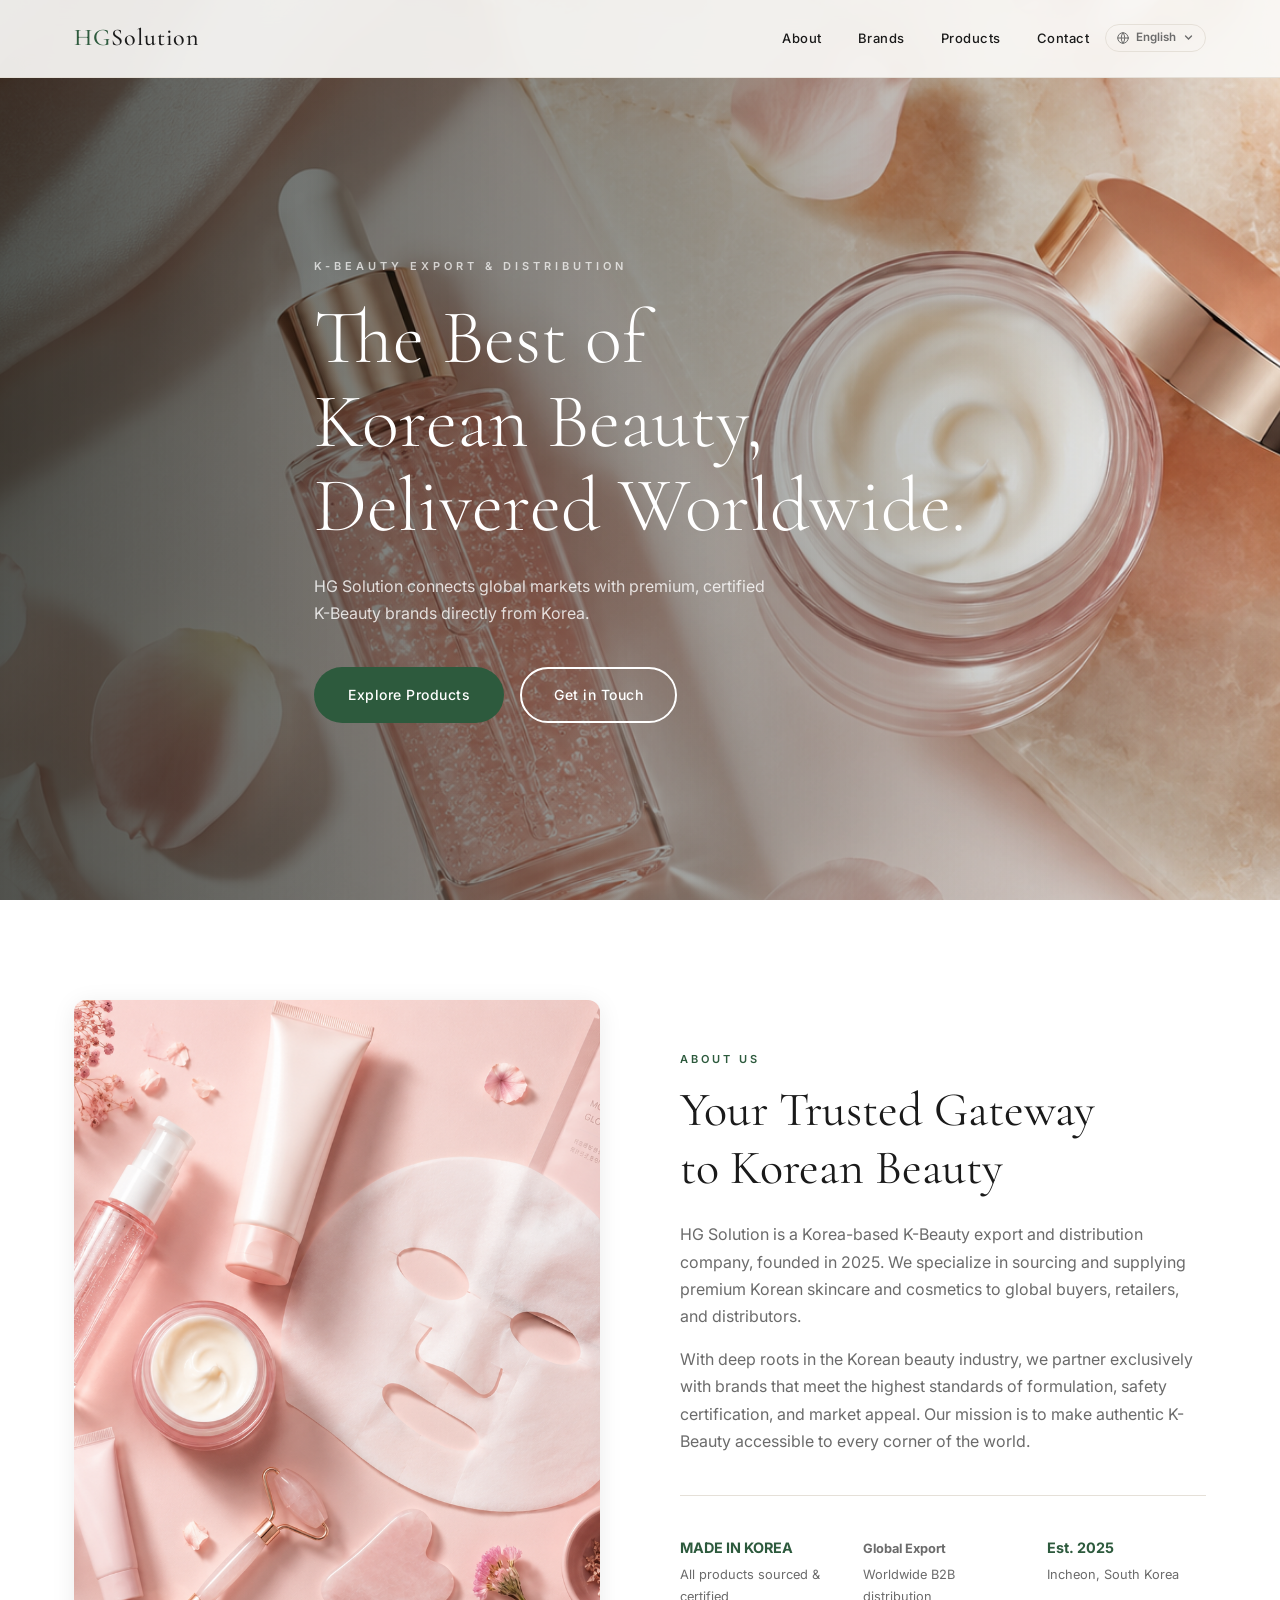
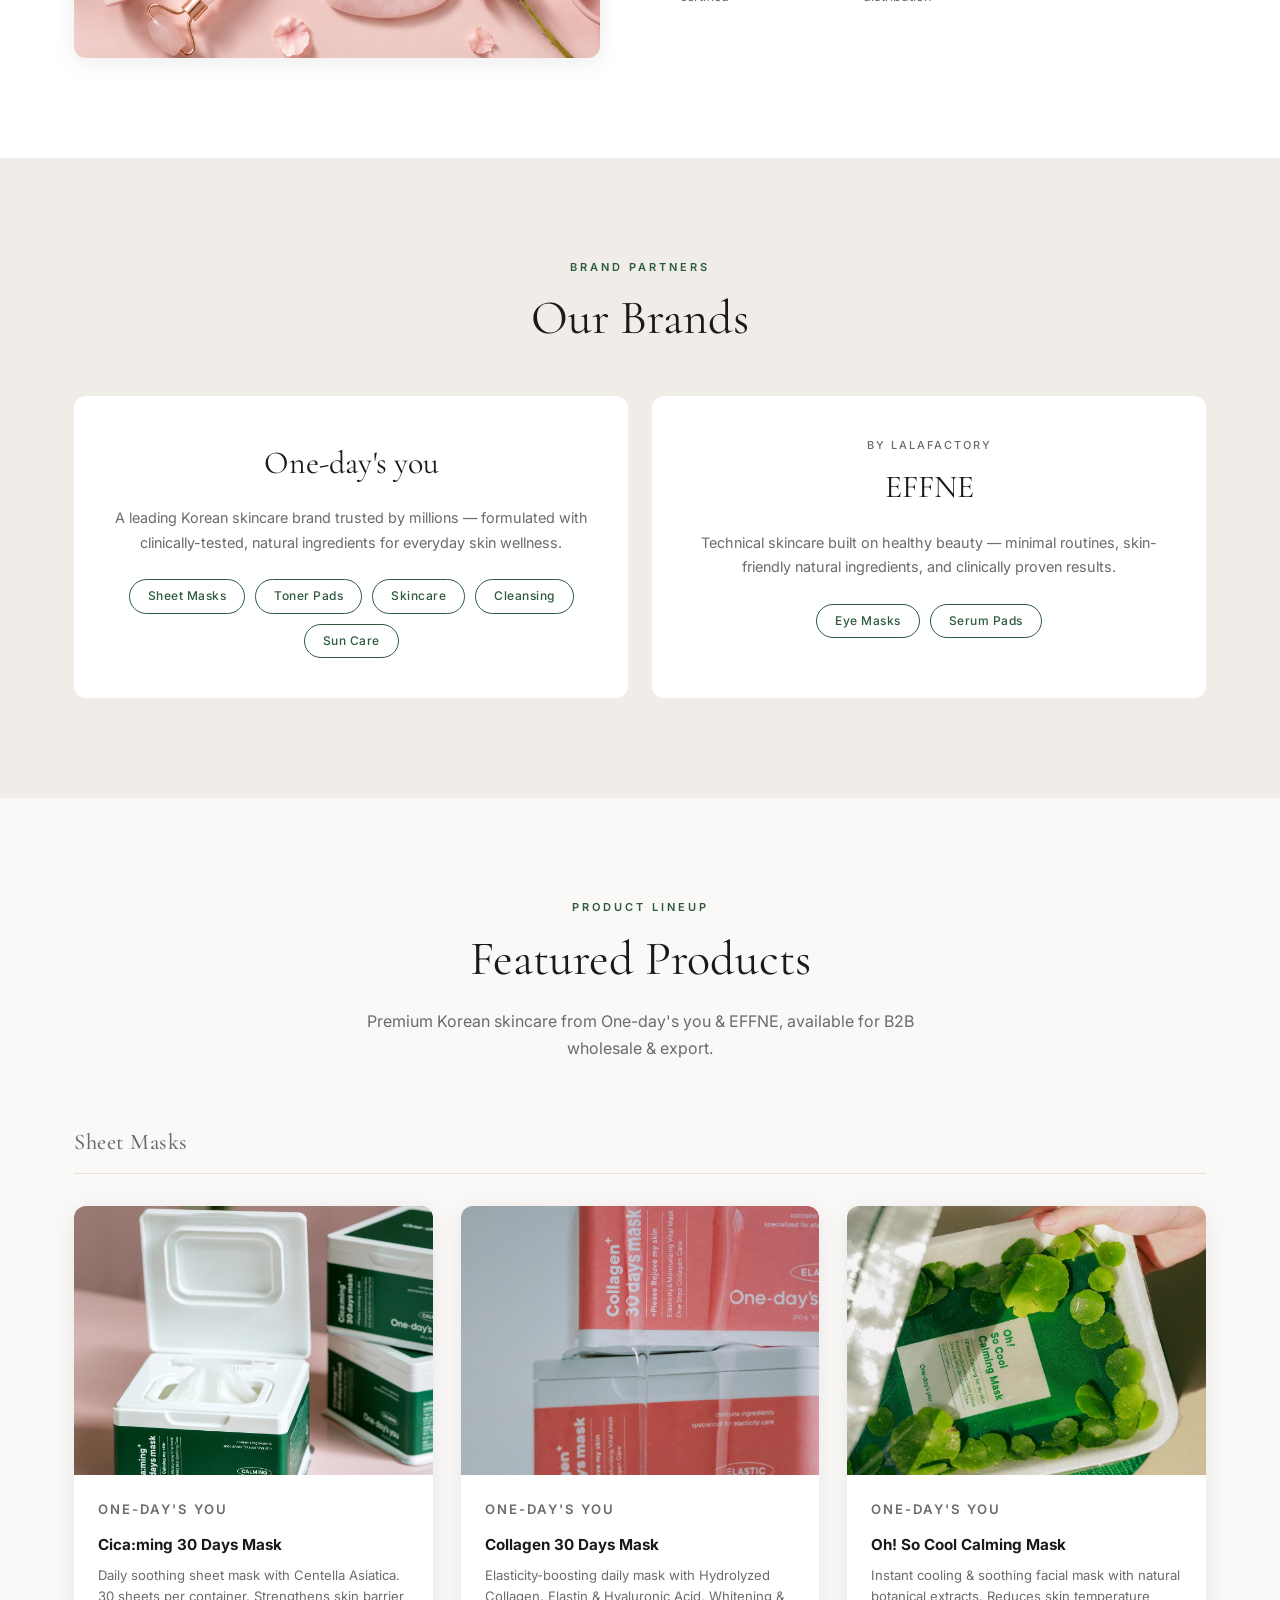
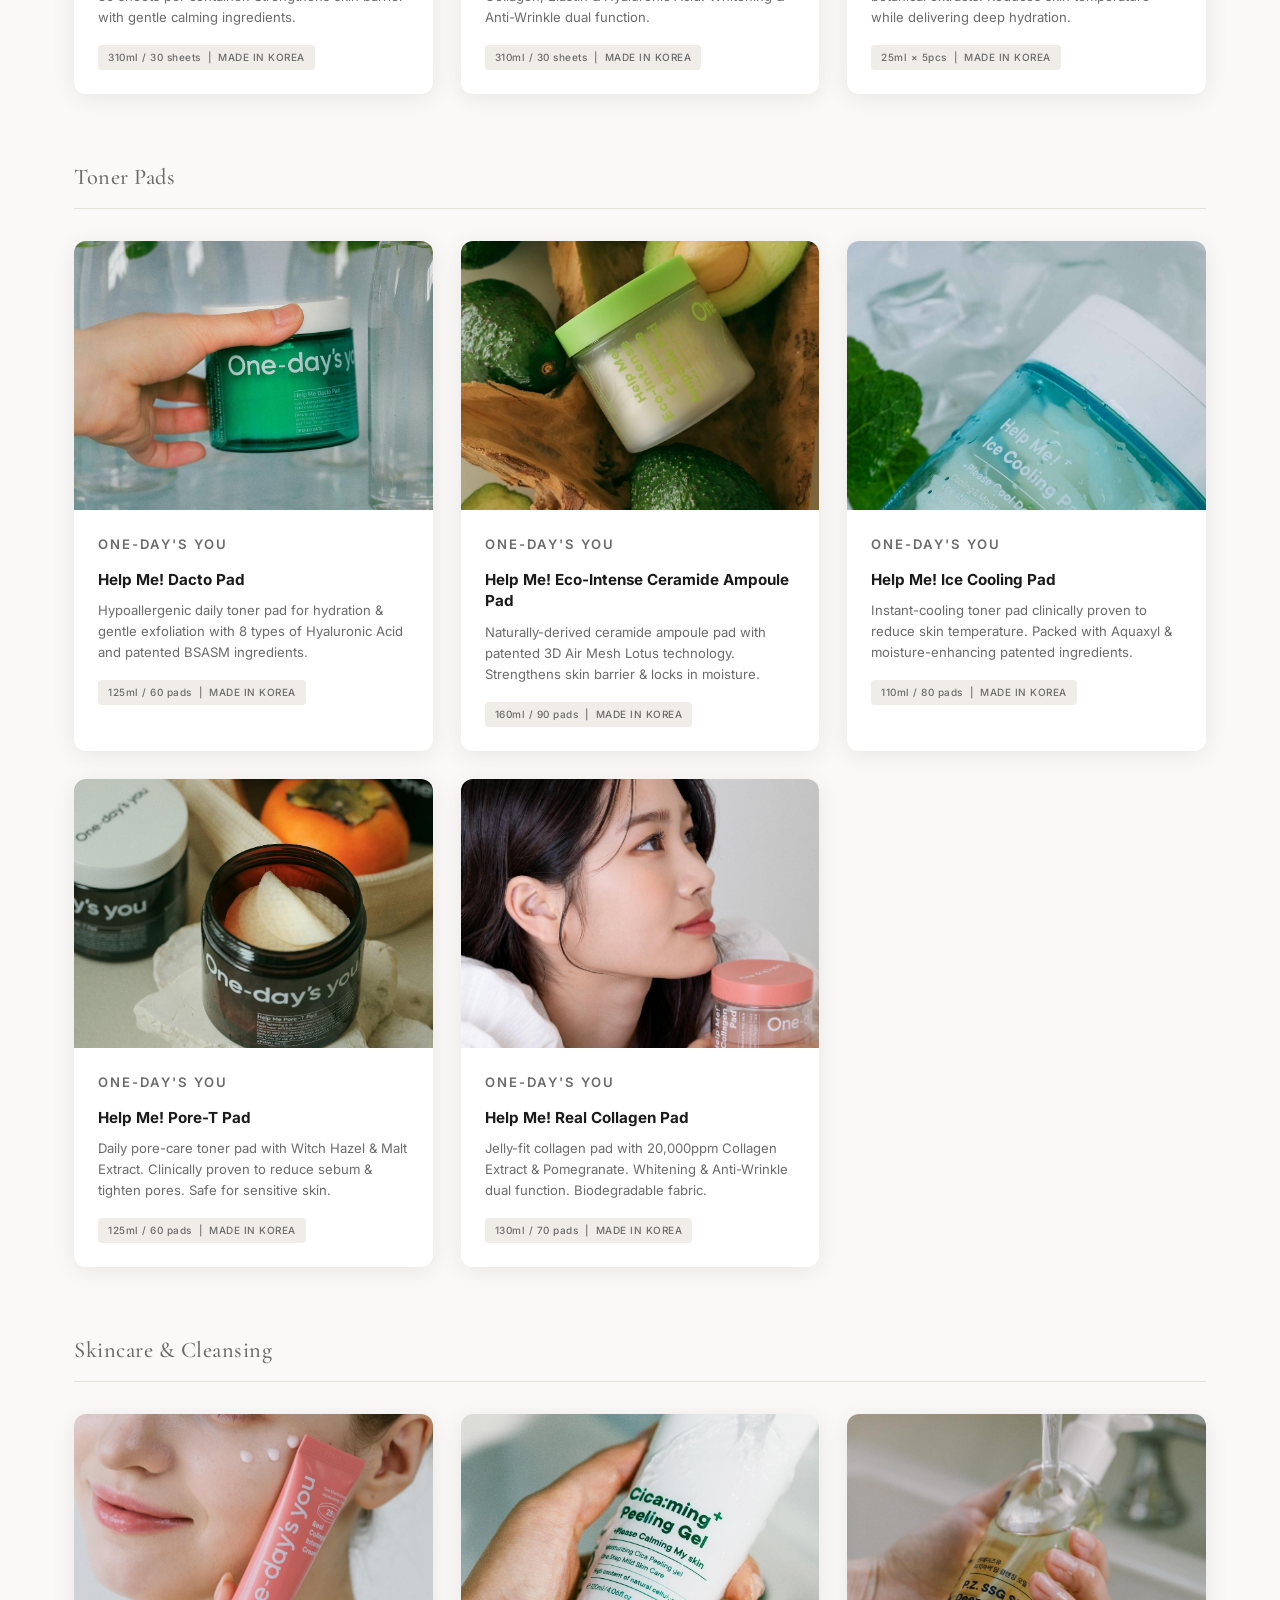
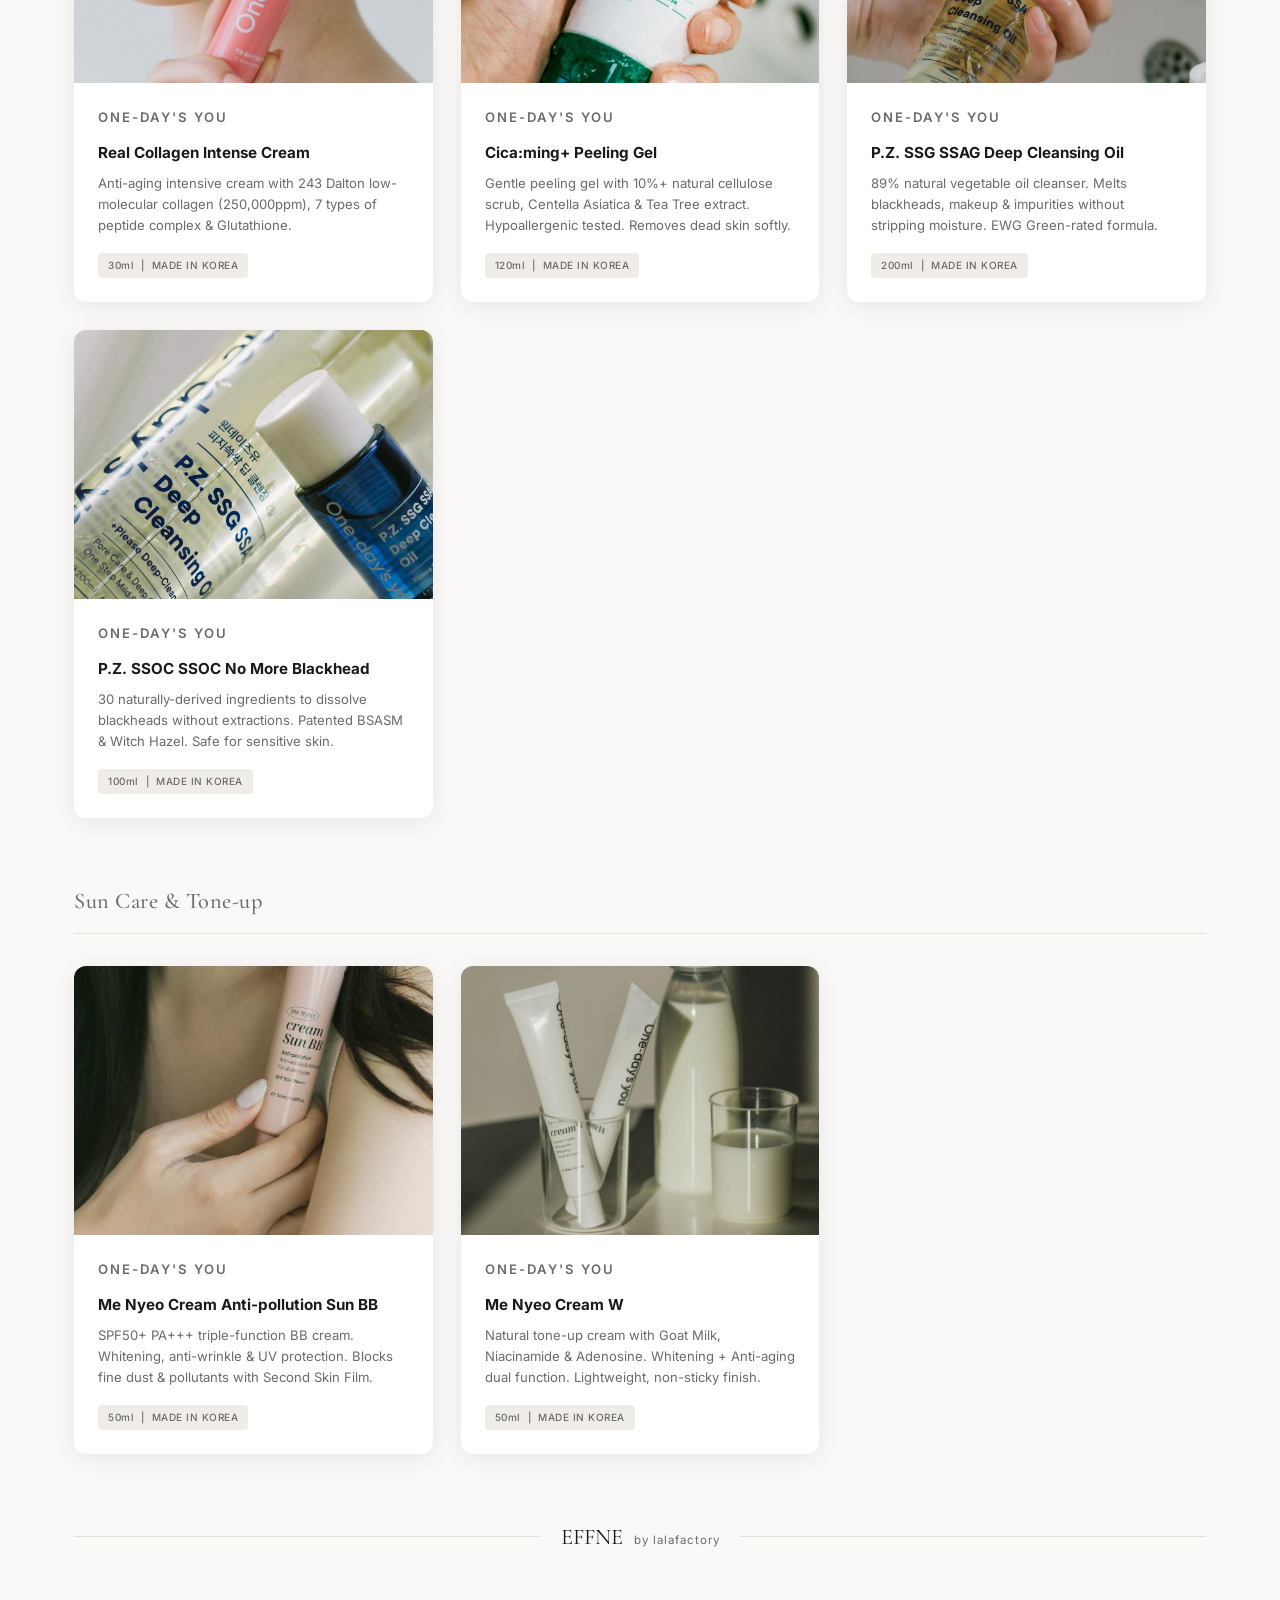
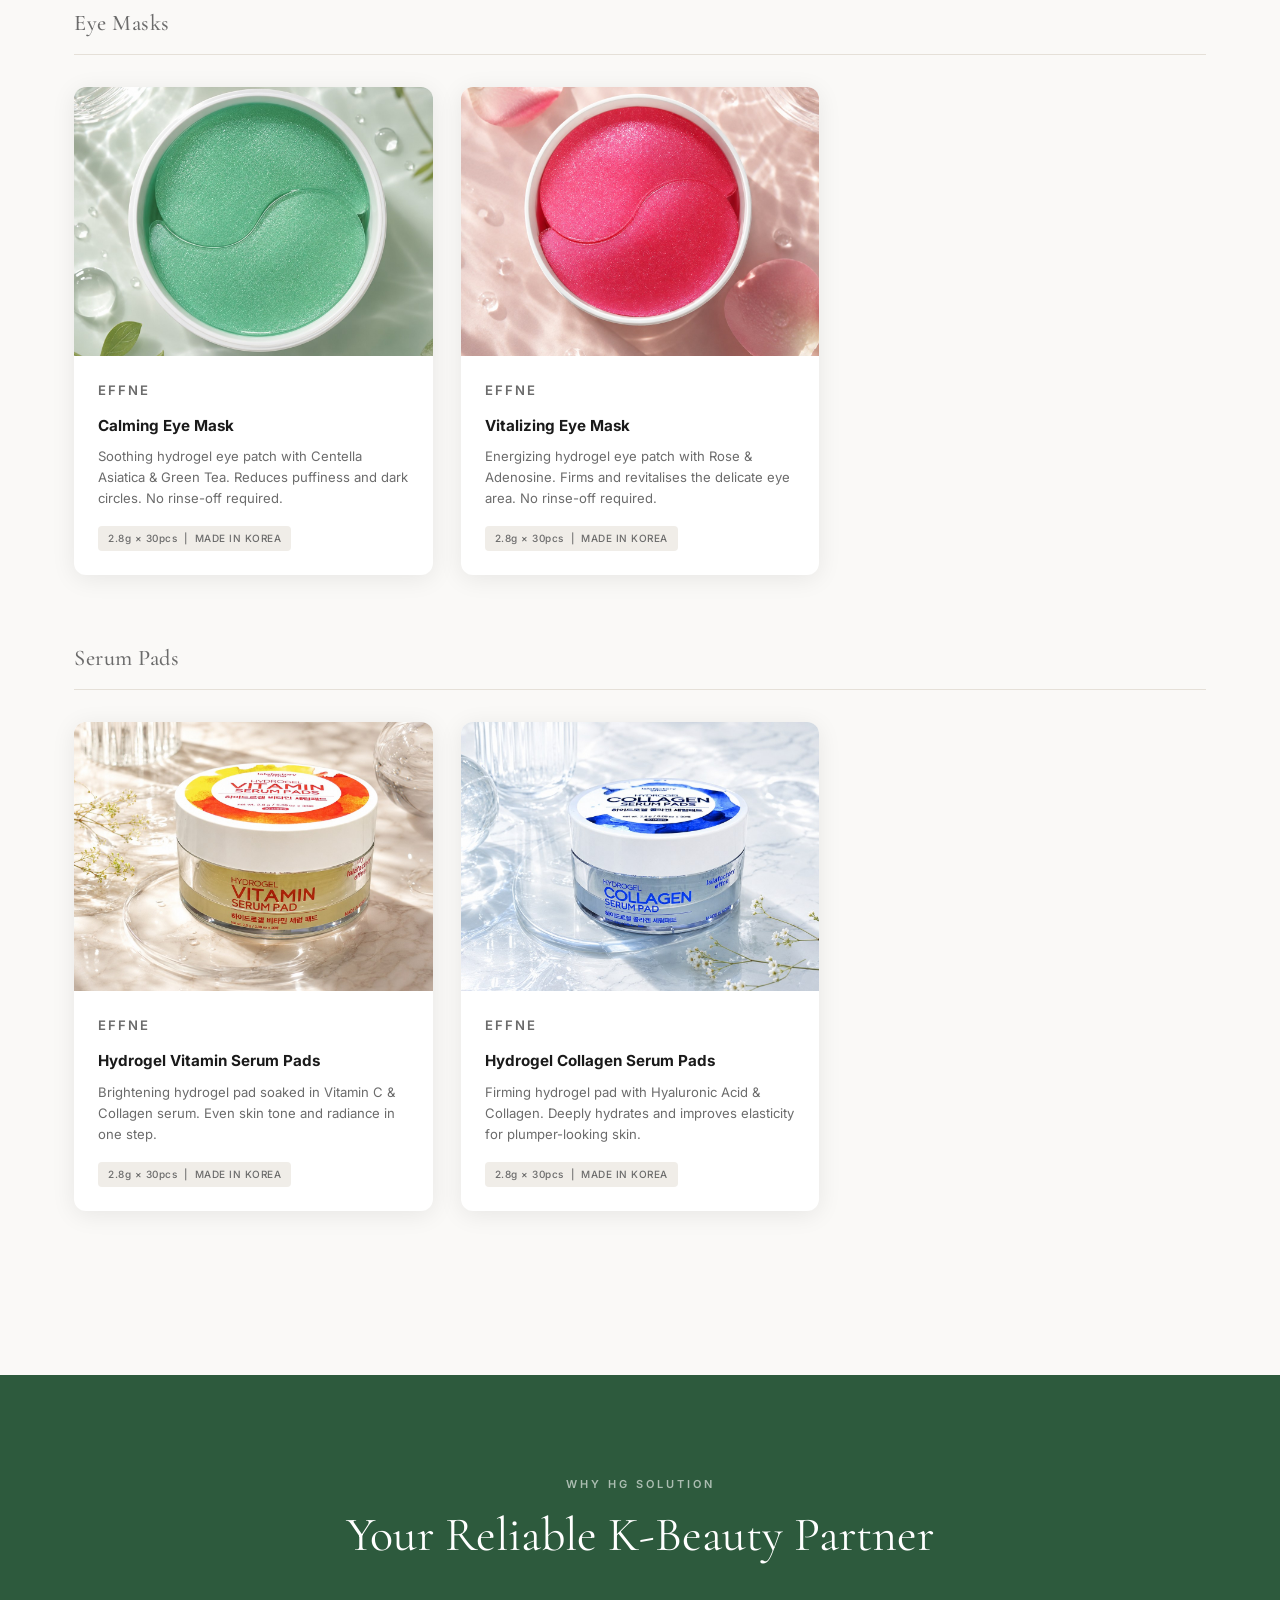
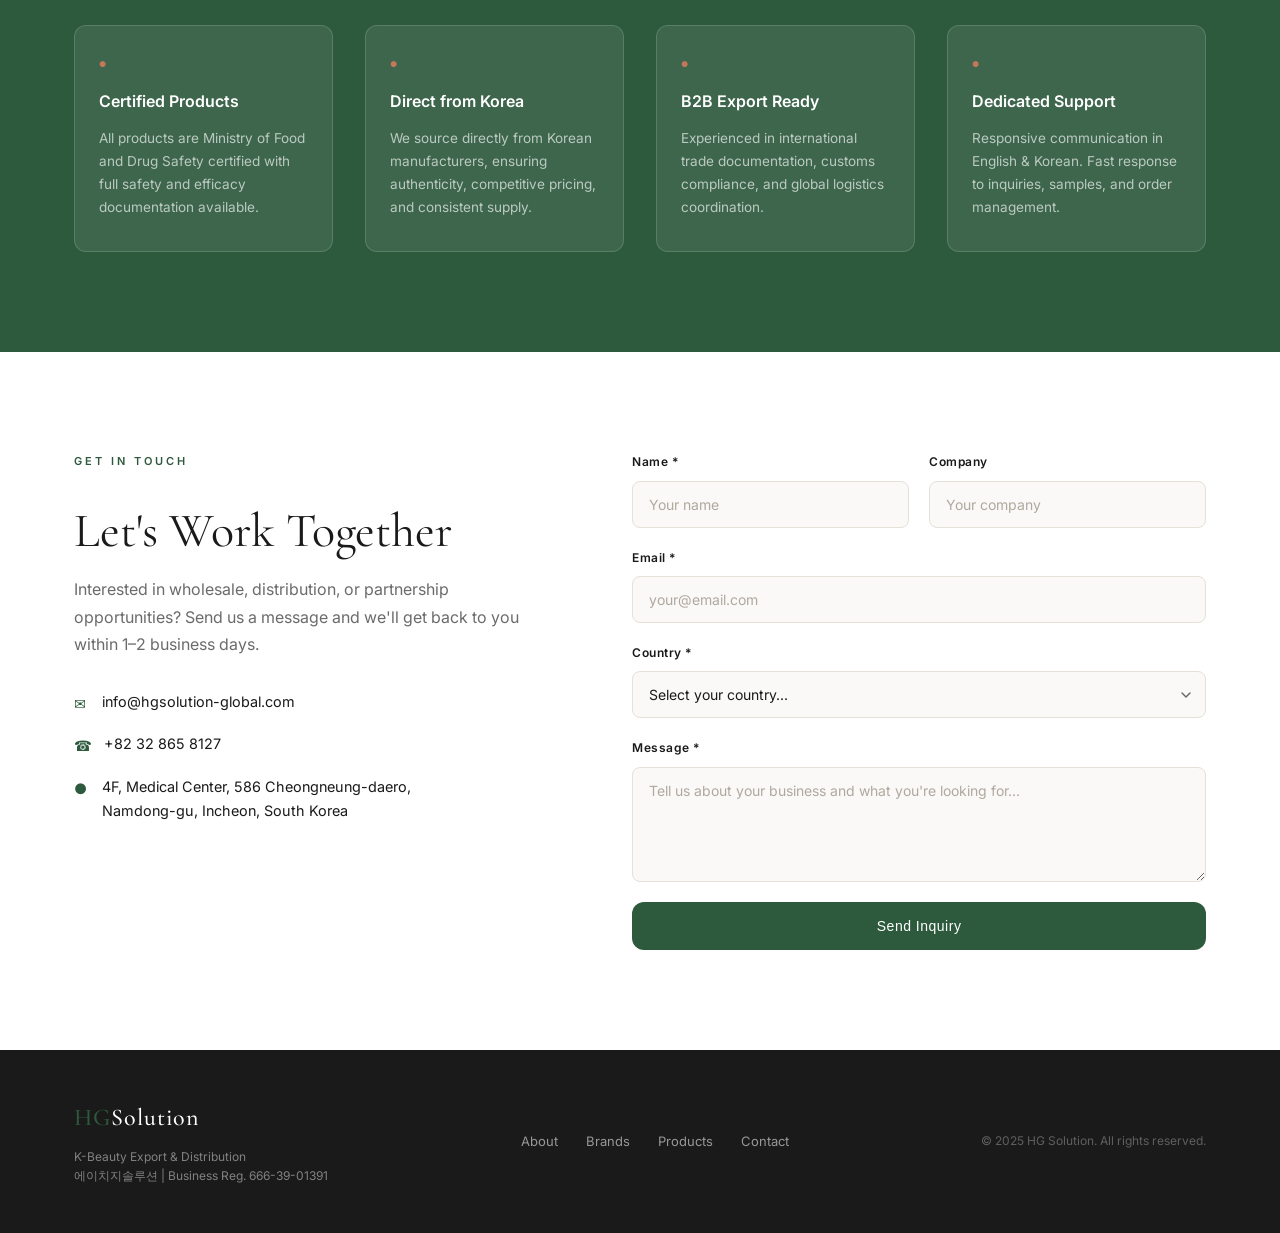
<file: index.html>
<!DOCTYPE html>
<html lang="en">
<head>
  <meta charset="UTF-8" />
  <meta name="viewport" content="width=device-width, initial-scale=1.0" />
  <title>HG Solution | HGSolution K-Beauty Export & Distribution</title>
  <meta name="description" content="HG Solution, also searched as HGSolution and hgsolution, is a certified K-Beauty export and distribution company based in Incheon, South Korea. We supply premium Korean skincare to global retailers and distributors." />
  <meta name="keywords" content="HG Solution, HGSolution, hgsolution, HG Solution Korea, K-Beauty export, Korean skincare wholesale, K-Beauty distributor" />
  <meta name="application-name" content="HG Solution" />
  <meta name="author" content="HG Solution" />
  <meta name="robots" content="index, follow" />
  <meta property="og:type" content="website" />
  <meta property="og:site_name" content="HG Solution" />
  <meta property="og:title" content="HG Solution | HGSolution K-Beauty Export & Distribution" />
  <meta property="og:description" content="Official website of HG Solution, also searched as HGSolution and hgsolution. Certified K-Beauty wholesale supplier shipping Korean skincare globally." />
  <meta property="og:url" content="https://hgsolution-global.com/" />
  <meta property="og:image" content="https://hgsolution-global.com/image/hero.png" />
  <meta name="twitter:card" content="summary_large_image" />
  <meta name="twitter:title" content="HG Solution | HGSolution K-Beauty Export & Distribution" />
  <meta name="twitter:description" content="Official HG Solution website for K-Beauty export, Korean skincare wholesale, and global distribution partnerships." />
  <link rel="canonical" href="https://hgsolution-global.com/" />
  <link rel="icon" href="favicon.svg" type="image/svg+xml" />
  <script type="application/ld+json">
  {
    "@context": "https://schema.org",
    "@type": "Organization",
    "@id": "https://hgsolution-global.com/#organization",
    "name": "HG Solution",
    "alternateName": ["HGSolution", "hgsolution", "HG Solution Korea"],
    "url": "https://hgsolution-global.com/",
    "logo": "https://hgsolution-global.com/favicon.svg",
    "email": "info@hgsolution-global.com",
    "foundingDate": "2025",
    "address": {
      "@type": "PostalAddress",
      "addressLocality": "Incheon",
      "addressCountry": "KR"
    },
    "description": "HG Solution is a Korea-based K-Beauty export and distribution company supplying certified Korean skincare brands to global buyers, retailers, and distributors.",
    "sameAs": []
  }
  </script>
  <script type="application/ld+json">
  {
    "@context": "https://schema.org",
    "@type": "WebSite",
    "@id": "https://hgsolution-global.com/#website",
    "name": "HG Solution",
    "alternateName": ["HGSolution", "hgsolution"],
    "url": "https://hgsolution-global.com/",
    "publisher": {
      "@id": "https://hgsolution-global.com/#organization"
    }
  }
  </script>
  <script>(function(){var l=localStorage.getItem('hg-lang');if(l==='ko'||l==='ja')document.documentElement.dataset.lang=l;})();</script>
  <link rel="stylesheet" href="style.css" />
  <link href="https://fonts.googleapis.com/css2?family=Cormorant+Garamond:wght@300;400;500;600&family=Inter:wght@300;400;500;600&display=swap" rel="stylesheet" />
</head>
<body>

  <!-- ===== HEADER / NAV ===== -->
  <header class="header" id="top">
    <div class="container header__inner">
      <a href="#top" class="logo">
        <span class="logo__hg">HG</span><span class="logo__sol">Solution</span>
      </a>
      <nav class="nav">
        <a href="#about"><span class="t-en">About</span><span class="t-ko">소개</span><span class="t-ja">会社情報</span></a>
        <a href="#brands"><span class="t-en">Brands</span><span class="t-ko">브랜드</span><span class="t-ja">ブランド</span></a>
        <a href="products.html"><span class="t-en">Products</span><span class="t-ko">제품</span><span class="t-ja">製品</span></a>
        <a href="contact.html"><span class="t-en">Contact</span><span class="t-ko">문의</span><span class="t-ja">お問い合わせ</span></a>
      </nav>
      <div class="lang-switch">
        <button class="lang-globe" aria-label="Language" aria-haspopup="true">
          <svg viewBox="0 0 24 24" fill="none" stroke="currentColor" stroke-width="1.7" stroke-linecap="round" stroke-linejoin="round"><circle cx="12" cy="12" r="9"/><path d="M3 12h18"/><path d="M12 3a14 14 0 010 18M12 3a14 14 0 000 18"/></svg>
          <span class="lang-current">English</span>
          <svg class="lang-chevron" viewBox="0 0 12 12" fill="none" stroke="currentColor" stroke-width="1.8" stroke-linecap="round"><path d="M2 4l4 4 4-4"/></svg>
        </button>
        <div class="lang-dropdown" role="menu">
          <button class="lang-option" data-lang="en" role="menuitem">English</button>
          <button class="lang-option" data-lang="ko" role="menuitem">한국어</button>
          <button class="lang-option" data-lang="ja" role="menuitem">日本語</button>
        </div>
      </div>
      <button class="nav-toggle" aria-label="menu">&#9776;</button>
    </div>
  </header>

  <!-- ===== HERO ===== -->
  <section class="hero">
    <div class="hero__bg">
      <img src="image/hero.png" alt="HG Solution K-Beauty export and Korean skincare distribution" />
      <div class="hero__overlay"></div>
    </div>
    <div class="hero__content">
      <p class="hero__eyebrow"><span class="t-en">K-Beauty Export &amp; Distribution</span><span class="t-ko">K-뷰티 수출 · 유통</span><span class="t-ja">韓国コスメ 輸出・流通</span></p>
      <h1 class="hero__title">
        <span class="t-en">The Best of<br />Korean Beauty,<br />Delivered Worldwide.</span>
        <span class="t-ko">한국 뷰티의 정수를<br />전 세계로.</span>
        <span class="t-ja">韓国ビューティーの真髄を、<br />世界へお届け。</span>
      </h1>
      <p class="hero__sub t-en">
        HG Solution connects global markets with premium, certified K-Beauty brands directly from Korea.
      </p>
      <p class="hero__sub t-ko">
        HG Solution은 세계 각국의 파트너에게 프리미엄 인증 K-뷰티 브랜드를 직접 연결합니다.
      </p>
      <p class="hero__sub t-ja">
        HG Solutionは、認証済みのプレミアム韓国コスメブランドを世界のパートナーへ直接お繋ぎします。
      </p>
      <div class="hero__cta">
        <a href="products.html" class="btn btn--primary"><span class="t-en">Explore Products</span><span class="t-ko">제품 보기</span><span class="t-ja">製品を見る</span></a>
        <a href="#contact" class="btn btn--outline"><span class="t-en">Get in Touch</span><span class="t-ko">문의하기</span><span class="t-ja">お問い合わせ</span></a>
      </div>
    </div>
  </section>

  <!-- ===== ABOUT ===== -->
  <section class="about section" id="about">
    <div class="container about__grid">
      <div class="about__img">
        <img src="image/mood.png" alt="K-Beauty products" />
      </div>
      <div class="about__text">
        <p class="label"><span class="t-en">About Us</span><span class="t-ko">회사 소개</span><span class="t-ja">会社情報</span></p>
        <h2><span class="t-en">Your Trusted Gateway<br />to Korean Beauty</span><span class="t-ko">한국 뷰티의<br />신뢰할 수 있는 파트너</span><span class="t-ja">信頼できる<br />韓国コスメのパートナー</span></h2>
        <p class="t-en">
          HG Solution is a Korea-based K-Beauty export and distribution company, founded in 2025. We specialize in sourcing and supplying premium Korean skincare and cosmetics to global buyers, retailers, and distributors.
        </p>
        <p class="t-ko">
          HG Solution은 2025년 설립된 한국 기반 K-뷰티 수출·유통 전문 기업입니다. 글로벌 바이어, 리테일러, 유통사에 프리미엄 한국 스킨케어와 화장품을 공급합니다.
        </p>
        <p class="t-ja">
          HG Solutionは、2025年設立の韓国を拠点とする韓国コスメ輸出・流通の専門企業です。グローバルバイヤー、リテーラー、ディストリビューターに、プレミアム韓国スキンケア・化粧品を供給しています。
        </p>
        <p class="t-en">
          With deep roots in the Korean beauty industry, we partner exclusively with brands that meet the highest standards of formulation, safety certification, and market appeal. Our mission is to make authentic K-Beauty accessible to every corner of the world.
        </p>
        <p class="t-ko">
          한국 뷰티 산업에 깊이 뿌리를 두고, 성분·안전 인증·시장성 기준을 충족하는 브랜드와만 파트너십을 맺습니다. 진정한 K-뷰티를 세계 곳곳에 전달하는 것이 저희의 사명입니다.
        </p>
        <p class="t-ja">
          韓国コスメ業界に深く根ざし、成分・安全認証・市場性の基準を満たすブランドのみとパートナーシップを結んでいます。本物の韓国コスメを世界中にお届けすることが私たちの使命です。
        </p>
        <ul class="about__stats">
          <li><strong>MADE IN KOREA</strong><span class="t-en">All products sourced &amp; certified</span><span class="t-ko">전 제품 국내 생산 및 인증</span><span class="t-ja">全製品 韓国製・認証取得</span></li>
          <li><strong><span class="t-en">Global Export</span><span class="t-ko">글로벌 수출</span><span class="t-ja">グローバル輸出</span></strong><span class="t-en">Worldwide B2B distribution</span><span class="t-ko">전 세계 B2B 유통</span><span class="t-ja">世界規模のB2B流通</span></li>
          <li><strong>Est. 2025</strong><span class="t-en">Incheon, South Korea</span><span class="t-ko">인천, 대한민국</span><span class="t-ja">韓国・仁川</span></li>
        </ul>
      </div>
    </div>
  </section>

  <!-- ===== BRAND ===== -->
  <section class="brand section" id="brands">
    <div class="container">
      <p class="label label--center"><span class="t-en">Brand Partners</span><span class="t-ko">브랜드 파트너</span><span class="t-ja">ブランドパートナー</span></p>
      <h2 class="text-center"><span class="t-en">Our Brands</span><span class="t-ko">취급 브랜드</span><span class="t-ja">取扱ブランド</span></h2>
      <div class="brand__grid">

        <!-- One-day's you -->
        <div class="brand-card">
          <p class="brand-card__name">One-day's you</p>
          <p class="brand-card__sub t-en">A leading Korean skincare brand trusted by millions — formulated with clinically-tested, natural ingredients for everyday skin wellness.</p>
          <p class="brand-card__sub t-ko">수백만 명이 신뢰하는 프리미엄 한국 스킨케어 브랜드 — 임상 검증된 천연 성분으로 매일의 피부 건강을 위해 설계되었습니다.</p>
          <p class="brand-card__sub t-ja">数百万人に愛されるプレミアム韓国スキンケアブランド — 臨床試験済みの天然成分で、日々の肌の健康をサポート。</p>
          <div class="brand__tags">
            <span><span class="t-en">Sheet Masks</span><span class="t-ko">시트 마스크</span><span class="t-ja">シートマスク</span></span>
            <span><span class="t-en">Toner Pads</span><span class="t-ko">토너 패드</span><span class="t-ja">トナーパッド</span></span>
            <span><span class="t-en">Skincare</span><span class="t-ko">스킨케어</span><span class="t-ja">スキンケア</span></span>
            <span><span class="t-en">Cleansing</span><span class="t-ko">클렌징</span><span class="t-ja">クレンジング</span></span>
            <span><span class="t-en">Sun Care</span><span class="t-ko">선케어</span><span class="t-ja">サンケア</span></span>
          </div>
        </div>

        <!-- EFFNE by lalafactory -->
        <div class="brand-card">
          <p class="brand-card__maker t-en">by lalafactory</p>
          <p class="brand-card__maker t-ko">by 라라팩토리</p>
          <p class="brand-card__maker t-ja">by ララファクトリー</p>
          <p class="brand-card__name">EFFNE</p>
          <p class="brand-card__sub t-en">Technical skincare built on healthy beauty — minimal routines, skin-friendly natural ingredients, and clinically proven results.</p>
          <p class="brand-card__sub t-ko">건강에서 찾은 뷰티 철학 — 최소한의 루틴, 피부 친화적 천연 성분, 임상으로 검증된 결과.</p>
          <p class="brand-card__sub t-ja">健康から見出した美の哲学 — ミニマルなルーチン、肌にやさしい天然成分、臨床で実証された効果。</p>
          <div class="brand__tags">
            <span><span class="t-en">Eye Masks</span><span class="t-ko">아이 마스크</span><span class="t-ja">アイマスク</span></span>
            <span><span class="t-en">Serum Pads</span><span class="t-ko">세럼 패드</span><span class="t-ja">セラムパッド</span></span>
          </div>
        </div>

      </div>
    </div>
  </section>

  <!-- ===== PRODUCTS ===== -->
  <section class="products section" id="products">
    <div class="container">
      <p class="label label--center"><span class="t-en">Product Lineup</span><span class="t-ko">제품 라인업</span><span class="t-ja">製品ラインナップ</span></p>
      <h2 class="text-center"><span class="t-en">Featured Products</span><span class="t-ko">주요 제품</span><span class="t-ja">主力製品</span></h2>
      <p class="section__sub text-center t-en">Premium Korean skincare from One-day's you &amp; EFFNE, available for B2B wholesale &amp; export.</p>
      <p class="section__sub text-center t-ko">One-day's you &amp; EFFNE 프리미엄 한국 스킨케어 — B2B 도매 및 수출 가능.</p>
      <p class="section__sub text-center t-ja">One-day's you &amp; EFFNEのプレミアム韓国スキンケア — B2B卸売・輸出対応。</p>

      <!-- Sheet Masks -->
      <div class="products__category">
        <h3 class="category__title"><span class="t-en">Sheet Masks</span><span class="t-ko">시트 마스크</span><span class="t-ja">シートマスク</span></h3>
        <div class="products__grid">
          <div class="product-card">
            <div class="product-card__img">
              <img src="image/products/cica_30days_mask.jpg" alt="Cica:ming 30 Days Mask" />
            </div>
            <div class="product-card__info">
              <p class="product-card__brand">One-day's you</p>
              <h4>Cica:ming 30 Days Mask</h4>
              <p class="t-en">Daily soothing sheet mask with Centella Asiatica. 30 sheets per container. Strengthens skin barrier with gentle calming ingredients.</p>
              <p class="t-ko">센텔라 아시아티카 함유 데일리 진정 시트 마스크. 30매입. 5가지 진정 성분으로 피부 장벽을 강화합니다.</p>
              <p class="t-ja">センテラアジアチカ配合のデイリー鎮静シートマスク。30枚入り。5種の鎮静成分で肌バリアを強化。</p>
              <span class="product-card__qty">310ml / 30 sheets &nbsp;|&nbsp; MADE IN KOREA</span>
            </div>
          </div>
          <div class="product-card">
            <div class="product-card__img">
              <img src="image/products/collagen_30days_mask.jpg" alt="Collagen 30 Days Mask" />
            </div>
            <div class="product-card__info">
              <p class="product-card__brand">One-day's you</p>
              <h4>Collagen 30 Days Mask</h4>
              <p class="t-en">Elasticity-boosting daily mask with Hydrolyzed Collagen, Elastin &amp; Hyaluronic Acid. Whitening &amp; Anti-Wrinkle dual function.</p>
              <p class="t-ko">가수분해 콜라겐·엘라스틴·히알루론산 함유 탄력 충전 데일리 마스크. 미백·주름 개선 이중 기능성 인증.</p>
              <p class="t-ja">加水分解コラーゲン・エラスチン・ヒアルロン酸配合のハリ充填デイリーマスク。美白・シワ改善のダブル機能性認証。</p>
              <span class="product-card__qty">310ml / 30 sheets &nbsp;|&nbsp; MADE IN KOREA</span>
            </div>
          </div>
          <div class="product-card">
            <div class="product-card__img">
              <img src="image/products/oh_so_cool_mask.jpg" alt="Oh! So Cool Calming Mask" />
            </div>
            <div class="product-card__info">
              <p class="product-card__brand">One-day's you</p>
              <h4>Oh! So Cool Calming Mask</h4>
              <p class="t-en">Instant cooling &amp; soothing facial mask with natural botanical extracts. Reduces skin temperature while delivering deep hydration.</p>
              <p class="t-ko">천연 식물성 추출물 함유 즉각 쿨링·진정 마스크. 피부 온도를 낮추며 깊은 수분을 공급합니다.</p>
              <p class="t-ja">天然植物エキス配合の即時クーリング・鎮静マスク。肌温度を下げながら深い水分を供給。</p>
              <span class="product-card__qty">25ml × 5pcs &nbsp;|&nbsp; MADE IN KOREA</span>
            </div>
          </div>
        </div>
      </div>

      <!-- Toner Pads -->
      <div class="products__category">
        <h3 class="category__title"><span class="t-en">Toner Pads</span><span class="t-ko">토너 패드</span><span class="t-ja">トナーパッド</span></h3>
        <div class="products__grid">
          <div class="product-card">
            <div class="product-card__img">
              <img src="image/products/help_dacto_pad.jpg" alt="Help Me! Dacto Pad" />
            </div>
            <div class="product-card__info">
              <p class="product-card__brand">One-day's you</p>
              <h4>Help Me! Dacto Pad</h4>
              <p class="t-en">Hypoallergenic daily toner pad for hydration &amp; gentle exfoliation with 8 types of Hyaluronic Acid and patented BSASM ingredients.</p>
              <p class="t-ko">8중 히알루론산·특허 BSASM 함유 저자극 데일리 토너 패드. 수분 공급과 부드러운 각질 제거.</p>
              <p class="t-ja">8種ヒアルロン酸・特許BSASM配合の低刺激デイリートナーパッド。水分補給と優しい角質ケア。</p>
              <span class="product-card__qty">125ml / 60 pads &nbsp;|&nbsp; MADE IN KOREA</span>
            </div>
          </div>
          <div class="product-card">
            <div class="product-card__img">
              <img src="image/products/ceramide_ampoule_pad.jpg" alt="Ceramide Ampoule Pad" />
            </div>
            <div class="product-card__info">
              <p class="product-card__brand">One-day's you</p>
              <h4>Help Me! Eco-Intense Ceramide Ampoule Pad</h4>
              <p class="t-en">Naturally-derived ceramide ampoule pad with patented 3D Air Mesh Lotus technology. Strengthens skin barrier &amp; locks in moisture.</p>
              <p class="t-ko">천연 유래 세라마이드 앰플 패드. 특허 3D Air Mesh Lotus 기술로 피부 장벽을 강화하고 수분을 지속시킵니다.</p>
              <p class="t-ja">天然由来セラミドアンプルパッド。特許3D Air Mesh Lotus技術で肌バリアを強化し水分を持続。</p>
              <span class="product-card__qty">160ml / 90 pads &nbsp;|&nbsp; MADE IN KOREA</span>
            </div>
          </div>
          <div class="product-card">
            <div class="product-card__img">
              <img src="image/products/ice_cooling_pad.jpg" alt="Ice Cooling Pad" />
            </div>
            <div class="product-card__info">
              <p class="product-card__brand">One-day's you</p>
              <h4>Help Me! Ice Cooling Pad</h4>
              <p class="t-en">Instant-cooling toner pad clinically proven to reduce skin temperature. Packed with Aquaxyl &amp; moisture-enhancing patented ingredients.</p>
              <p class="t-ko">임상 입증 즉각 쿨링 토너 패드. Aquaxyl 및 특허 보습 성분으로 민감해진 피부를 진정·보습합니다.</p>
              <p class="t-ja">臨床実証の即時クーリングトナーパッド。Aquaxyl・特許保湿成分で敏感肌を鎮静・保湿。</p>
              <span class="product-card__qty">110ml / 80 pads &nbsp;|&nbsp; MADE IN KOREA</span>
            </div>
          </div>
          <div class="product-card">
            <div class="product-card__img">
              <img src="image/products/pore_t_pad.jpg" alt="Pore-T Pad" />
            </div>
            <div class="product-card__info">
              <p class="product-card__brand">One-day's you</p>
              <h4>Help Me! Pore-T Pad</h4>
              <p class="t-en">Daily pore-care toner pad with Witch Hazel &amp; Malt Extract. Clinically proven to reduce sebum &amp; tighten pores. Safe for sensitive skin.</p>
              <p class="t-ko">위치하젤·맥아 추출물 함유 데일리 모공 케어 패드. 임상 입증 피지 감소·모공 축소 효과. 민감성 피부 적합.</p>
              <p class="t-ja">ウィッチヘーゼル・モルトエキス配合のデイリー毛穴ケアパッド。皮脂減少・毛穴引き締めを臨床実証。敏感肌対応。</p>
              <span class="product-card__qty">125ml / 60 pads &nbsp;|&nbsp; MADE IN KOREA</span>
            </div>
          </div>
          <div class="product-card">
            <div class="product-card__img">
              <img src="image/products/real_collagen_pad.jpg" alt="Real Collagen Pad" />
            </div>
            <div class="product-card__info">
              <p class="product-card__brand">One-day's you</p>
              <h4>Help Me! Real Collagen Pad</h4>
              <p class="t-en">Jelly-fit collagen pad with 20,000ppm Collagen Extract &amp; Pomegranate. Whitening &amp; Anti-Wrinkle dual function. Biodegradable fabric.</p>
              <p class="t-ko">20,000ppm 콜라겐·석류 추출물 함유 젤리핏 패드. 미백·주름 개선 이중 기능성. 생분해성 원단 사용.</p>
              <p class="t-ja">20,000ppmコラーゲン・ザクロエキス配合のジェリーフィットパッド。美白・シワ改善のダブル機能性。生分解性生地使用。</p>
              <span class="product-card__qty">130ml / 70 pads &nbsp;|&nbsp; MADE IN KOREA</span>
            </div>
          </div>
        </div>
      </div>

      <!-- Skincare & Cleansing -->
      <div class="products__category">
        <h3 class="category__title"><span class="t-en">Skincare &amp; Cleansing</span><span class="t-ko">스킨케어 &amp; 클렌징</span><span class="t-ja">スキンケア &amp; クレンジング</span></h3>
        <div class="products__grid">
          <div class="product-card">
            <div class="product-card__img">
              <img src="image/products/real_collagen_cream.jpg" alt="Real Collagen Intense Cream" />
            </div>
            <div class="product-card__info">
              <p class="product-card__brand">One-day's you</p>
              <h4>Real Collagen Intense Cream</h4>
              <p class="t-en">Anti-aging intensive cream with 243 Dalton low-molecular collagen (250,000ppm), 7 types of peptide complex &amp; Glutathione.</p>
              <p class="t-ko">243달톤 저분자 콜라겐(250,000ppm)·7종 펩타이드·글루타치온 함유 고농도 안티에이징 크림.</p>
              <p class="t-ja">243ダルトン低分子コラーゲン(250,000ppm)・7種ペプチド・グルタチオン配合の高濃度アンチエイジングクリーム。</p>
              <span class="product-card__qty">30ml &nbsp;|&nbsp; MADE IN KOREA</span>
            </div>
          </div>
          <div class="product-card">
            <div class="product-card__img">
              <img src="image/products/cica_peeling_gel.jpg" alt="Cica:ming Peeling Gel" />
            </div>
            <div class="product-card__info">
              <p class="product-card__brand">One-day's you</p>
              <h4>Cica:ming+ Peeling Gel</h4>
              <p class="t-en">Gentle peeling gel with 10%+ natural cellulose scrub, Centella Asiatica &amp; Tea Tree extract. Hypoallergenic tested. Removes dead skin softly.</p>
              <p class="t-ko">10% 이상 천연 셀룰로오스 스크럽·센텔라 아시아티카·티트리 추출물 함유 저자극 필링 젤. 각질을 부드럽게 제거합니다.</p>
              <p class="t-ja">10%以上の天然セルローススクラブ・センテラアジアチカ・ティーツリーエキス配合の低刺激ピーリングジェル。古い角質を優しくケア。</p>
              <span class="product-card__qty">120ml &nbsp;|&nbsp; MADE IN KOREA</span>
            </div>
          </div>
          <div class="product-card">
            <div class="product-card__img">
              <img src="image/products/deep_cleansing_oil.jpg" alt="Deep Cleansing Oil" />
            </div>
            <div class="product-card__info">
              <p class="product-card__brand">One-day's you</p>
              <h4>P.Z. SSG SSAG Deep Cleansing Oil</h4>
              <p class="t-en">89% natural vegetable oil cleanser. Melts blackheads, makeup &amp; impurities without stripping moisture. EWG Green-rated formula.</p>
              <p class="t-ko">89% 천연 식물성 오일 클렌저. 블랙헤드·메이크업·노폐물을 수분 손상 없이 녹여냅니다. 전 성분 EWG 그린 등급.</p>
              <p class="t-ja">89%天然植物性オイルクレンザー。ブラックヘッド・メイク・汚れを水分を奪わずに溶解。全成分EWGグリーン等級。</p>
              <span class="product-card__qty">200ml &nbsp;|&nbsp; MADE IN KOREA</span>
            </div>
          </div>
          <div class="product-card">
            <div class="product-card__img">
              <img src="image/products/ssoc_blackhead.jpg" alt="SSOC SSOC Blackhead" />
            </div>
            <div class="product-card__info">
              <p class="product-card__brand">One-day's you</p>
              <h4>P.Z. SSOC SSOC No More Blackhead</h4>
              <p class="t-en">30 naturally-derived ingredients to dissolve blackheads without extractions. Patented BSASM &amp; Witch Hazel. Safe for sensitive skin.</p>
              <p class="t-ko">30가지 천연 유래 성분으로 압출 없이 블랙헤드를 용해합니다. 특허 BSASM·위치하젤 함유. 민감성 피부 적합.</p>
              <p class="t-ja">30種の天然由来成分で抽出なしにブラックヘッドを溶解。特許BSASM・ウィッチヘーゼル配合。敏感肌対応。</p>
              <span class="product-card__qty">100ml &nbsp;|&nbsp; MADE IN KOREA</span>
            </div>
          </div>
        </div>
      </div>

      <!-- Sun Care & BB -->
      <div class="products__category">
        <h3 class="category__title"><span class="t-en">Sun Care &amp; Tone-up</span><span class="t-ko">선케어 &amp; 톤업</span><span class="t-ja">サンケア &amp; トーンアップ</span></h3>
        <div class="products__grid">
          <div class="product-card">
            <div class="product-card__img">
              <img src="image/products/sun_bb_cream.jpg" alt="Me Nyeo Cream Anti-pollution Sun BB" />
            </div>
            <div class="product-card__info">
              <p class="product-card__brand">One-day's you</p>
              <h4>Me Nyeo Cream Anti-pollution Sun BB</h4>
              <p class="t-en">SPF50+ PA+++ triple-function BB cream. Whitening, anti-wrinkle &amp; UV protection. Blocks fine dust &amp; pollutants with Second Skin Film.</p>
              <p class="t-ko">SPF50+ PA+++ 트리플 기능성 BB 크림. 미백·주름 개선·자외선 차단. Second Skin Film으로 미세먼지·오염물질 차단.</p>
              <p class="t-ja">SPF50+ PA+++ トリプル機能性BBクリーム。美白・シワ改善・紫外線カット。Second Skin Filmで微細粉塵・汚染物質を遮断。</p>
              <span class="product-card__qty">50ml &nbsp;|&nbsp; MADE IN KOREA</span>
            </div>
          </div>
          <div class="product-card">
            <div class="product-card__img">
              <img src="image/products/me_nyeo_cream_w.jpg" alt="Me Nyeo Cream W" />
            </div>
            <div class="product-card__info">
              <p class="product-card__brand">One-day's you</p>
              <h4>Me Nyeo Cream W</h4>
              <p class="t-en">Natural tone-up cream with Goat Milk, Niacinamide &amp; Adenosine. Whitening + Anti-aging dual function. Lightweight, non-sticky finish.</p>
              <p class="t-ko">산양유·나이아신아마이드·아데노신 함유 내추럴 톤업 크림. 미백·안티에이징 이중 기능성. 가볍고 끈적임 없는 마무리.</p>
              <p class="t-ja">山羊乳・ナイアシンアミド・アデノシン配合のナチュラルトーンアップクリーム。美白・アンチエイジングのダブル機能性。軽くベタつかない仕上がり。</p>
              <span class="product-card__qty">50ml &nbsp;|&nbsp; MADE IN KOREA</span>
            </div>
          </div>
        </div>
      </div>

      <!-- ── EFFNE brand divider ── -->
      <div class="products__brand-divider">
        <span class="t-en">EFFNE <small>by lalafactory</small></span>
        <span class="t-ko">EFFNE <small>by 라라팩토리</small></span>
        <span class="t-ja">EFFNE <small>by ララファクトリー</small></span>
      </div>

      <!-- Eye Masks -->
      <div class="products__category">
        <h3 class="category__title"><span class="t-en">Eye Masks</span><span class="t-ko">아이 마스크</span><span class="t-ja">アイマスク</span></h3>
        <div class="products__grid">
          <div class="product-card">
            <div class="product-card__img">
              <img src="image/products/effne_calming_eye_mask.jpg" alt="EFFNE Calming Eye Mask" />
            </div>
            <div class="product-card__info">
              <p class="product-card__brand">EFFNE</p>
              <h4>Calming Eye Mask</h4>
              <p class="t-en">Soothing hydrogel eye patch with Centella Asiatica &amp; Green Tea. Reduces puffiness and dark circles. No rinse-off required.</p>
              <p class="t-ko">센텔라 아시아티카·녹차 함유 진정 하이드로겔 아이 패치. 붓기·다크서클 케어. 잔여물 없이 사용 가능.</p>
              <p class="t-ja">センテラアジアチカ・緑茶配合の鎮静ハイドロゲルアイパッチ。むくみ・ダークサークルケア。洗い流し不要。</p>
              <span class="product-card__qty">2.8g × 30pcs &nbsp;|&nbsp; MADE IN KOREA</span>
            </div>
          </div>
          <div class="product-card">
            <div class="product-card__img">
              <img src="image/products/effne_vitalizing_eye_mask.jpg" alt="EFFNE Vitalizing Eye Mask" />
            </div>
            <div class="product-card__info">
              <p class="product-card__brand">EFFNE</p>
              <h4>Vitalizing Eye Mask</h4>
              <p class="t-en">Energizing hydrogel eye patch with Rose &amp; Adenosine. Firms and revitalises the delicate eye area. No rinse-off required.</p>
              <p class="t-ko">로즈·아데노신 함유 활력 하이드로겔 아이 패치. 눈가를 탄력있게 생기있게 케어. 잔여물 없이 사용 가능.</p>
              <p class="t-ja">ローズ・アデノシン配合の活力ハイドロゲルアイパッチ。目元をハリと生気のあるケア。洗い流し不要。</p>
              <span class="product-card__qty">2.8g × 30pcs &nbsp;|&nbsp; MADE IN KOREA</span>
            </div>
          </div>
        </div>
      </div>

      <!-- Serum Pads -->
      <div class="products__category">
        <h3 class="category__title"><span class="t-en">Serum Pads</span><span class="t-ko">세럼 패드</span><span class="t-ja">セラムパッド</span></h3>
        <div class="products__grid">
          <div class="product-card">
            <div class="product-card__img">
              <img src="image/products/effne_vitamin_serum_pads.jpg" alt="EFFNE Vitamin Serum Pads" />
            </div>
            <div class="product-card__info">
              <p class="product-card__brand">EFFNE</p>
              <h4>Hydrogel Vitamin Serum Pads</h4>
              <p class="t-en">Brightening hydrogel pad soaked in Vitamin C &amp; Collagen serum. Even skin tone and radiance in one step.</p>
              <p class="t-ko">비타민 C·콜라겐 세럼이 가득한 미백 하이드로겔 패드. 한 번에 톤 정돈과 광채 케어.</p>
              <p class="t-ja">ビタミンC・コラーゲンセラムをたっぷり含んだ美白ハイドロゲルパッド。一度のケアでトーン整え＆ツヤ感アップ。</p>
              <span class="product-card__qty">2.8g × 30pcs &nbsp;|&nbsp; MADE IN KOREA</span>
            </div>
          </div>
          <div class="product-card">
            <div class="product-card__img">
              <img src="image/products/effne_collagen_serum_pads.jpg" alt="EFFNE Collagen Serum Pads" />
            </div>
            <div class="product-card__info">
              <p class="product-card__brand">EFFNE</p>
              <h4>Hydrogel Collagen Serum Pads</h4>
              <p class="t-en">Firming hydrogel pad with Hyaluronic Acid &amp; Collagen. Deeply hydrates and improves elasticity for plumper-looking skin.</p>
              <p class="t-ko">히알루론산·콜라겐 함유 탄력 하이드로겔 패드. 깊은 보습과 탄력 개선으로 풍성한 피부 케어.</p>
              <p class="t-ja">ヒアルロン酸・コラーゲン配合のハリハイドロゲルパッド。深い保湿とハリ改善で豊かな肌へ。</p>
              <span class="product-card__qty">2.8g × 30pcs &nbsp;|&nbsp; MADE IN KOREA</span>
            </div>
          </div>
        </div>
      </div>

    </div>
  </section>

  <!-- ===== WHY HG ===== -->
  <section class="why section">
    <div class="container">
      <p class="label label--center"><span class="t-en">Why HG Solution</span><span class="t-ko">왜 HG Solution인가</span><span class="t-ja">HG Solutionの強み</span></p>
      <h2 class="text-center"><span class="t-en">Your Reliable K-Beauty Partner</span><span class="t-ko">믿을 수 있는 K-뷰티 파트너</span><span class="t-ja">信頼できる韓国コスメパートナー</span></h2>
      <div class="why__grid">
        <div class="why__card">
          <div class="why__icon">&#9679;</div>
          <h4><span class="t-en">Certified Products</span><span class="t-ko">인증된 제품</span><span class="t-ja">認証済み製品</span></h4>
          <p class="t-en">All products are Ministry of Food and Drug Safety certified with full safety and efficacy documentation available.</p>
          <p class="t-ko">식품의약품안전처 인증 제품으로, 안전성·유효성 관련 전체 서류를 제공합니다.</p>
          <p class="t-ja">全製品が食品医薬品安全処の認証を取得しており、安全性・有効性に関する全資料をご提供可能です。</p>
        </div>
        <div class="why__card">
          <div class="why__icon">&#9679;</div>
          <h4><span class="t-en">Direct from Korea</span><span class="t-ko">한국에서서 직접 소싱</span><span class="t-ja">韓国から直接調達</span></h4>
          <p class="t-en">We source directly from Korean manufacturers, ensuring authenticity, competitive pricing, and consistent supply.</p>
          <p class="t-ko">한국 제조사에서 직접 소싱하여 정품 보장, 경쟁력 있는 가격, 안정적인 공급을 실현합니다.</p>
          <p class="t-ja">韓国の製造メーカーから直接調達し、正規品の保証、競争力のある価格、安定した供給を実現します。</p>
        </div>
        <div class="why__card">
          <div class="why__icon">&#9679;</div>
          <h4><span class="t-en">B2B Export Ready</span><span class="t-ko">B2B 수출 전문</span><span class="t-ja">B2B輸出対応</span></h4>
          <p class="t-en">Experienced in international trade documentation, customs compliance, and global logistics coordination.</p>
          <p class="t-ko">국제 무역 서류, 통관, 글로벌 물류 전 분야에 풍부한 경험을 보유하고 있습니다.</p>
          <p class="t-ja">国際貿易書類、通関、グローバル物流まで幅広い経験を有しています。</p>
        </div>
        <div class="why__card">
          <div class="why__icon">&#9679;</div>
          <h4><span class="t-en">Dedicated Support</span><span class="t-ko">전담 지원</span><span class="t-ja">専任サポート</span></h4>
          <p class="t-en">Responsive communication in English &amp; Korean. Fast response to inquiries, samples, and order management.</p>
          <p class="t-ko">영어·한국어로 빠른 소통. 문의·샘플·주문 관리에 신속하게 대응합니다.</p>
          <p class="t-ja">英語・韓国語・日本語でスピーディーに対応。お問い合わせ・サンプル・受注管理に迅速に対応します。</p>
        </div>
      </div>
    </div>
  </section>

  <!-- ===== CONTACT ===== -->
  <section class="contact section" id="contact">
    <div class="container contact__inner">
      <div class="contact__info">
        <p class="label"><span class="t-en">Get in Touch</span><span class="t-ko">문의하기</span><span class="t-ja">お問い合わせ</span></p>
        <h2><span class="t-en">Let's Work Together</span><span class="t-ko">함께 일해요</span><span class="t-ja">共に歩みましょう</span></h2>
        <p class="t-en">Interested in wholesale, distribution, or partnership opportunities? Send us a message and we'll get back to you within 1–2 business days.</p>
        <p class="t-ko">도매, 유통, 파트너십에 관심 있으신가요? 메시지를 남겨주시면 1~2 영업일 내에 답변드리겠습니다.</p>
        <p class="t-ja">卸売、流通、パートナーシップにご関心がございますか？メッセージをお送りいただければ、1~2営業日以内にご返信いたします。</p>
        <ul class="contact__details">
          <li>
            <span class="contact__icon">&#9993;</span>
            <a href="mailto:info@hgsolution-global.com">info@hgsolution-global.com</a>
          </li>
          <li>
            <span class="contact__icon">&#9742;</span>
            <a href="tel:+82328658127">+82 32 865 8127</a>
          </li>
          <li>
            <span class="contact__icon">&#9679;</span>
            <span>4F, Medical Center, 586 Cheongneung-daero,<br />Namdong-gu, Incheon, South Korea</span>
          </li>
        </ul>
      </div>
      <form class="contact__form" id="contactForm" action="https://formspree.io/f/xaqryyeg" method="POST">
        <input type="text" name="_gotcha" style="display:none" tabindex="-1" autocomplete="off" />
        <div class="form-row">
          <div class="form-group">
            <label for="name"><span class="t-en">Name *</span><span class="t-ko">이름 *</span><span class="t-ja">お名前 *</span></label>
            <input type="text" id="name" name="name" data-ph-en="Your name" data-ph-ko="이름 입력" data-ph-ja="山田太郎" placeholder="Your name" required />
          </div>
          <div class="form-group">
            <label for="company"><span class="t-en">Company</span><span class="t-ko">회사명</span><span class="t-ja">会社名</span></label>
            <input type="text" id="company" name="company" data-ph-en="Your company" data-ph-ko="회사명 입력" data-ph-ja="御社名" placeholder="Your company" />
          </div>
        </div>
        <div class="form-group">
          <label for="email"><span class="t-en">Email *</span><span class="t-ko">이메일 *</span><span class="t-ja">メール *</span></label>
          <input type="email" id="email" name="email" data-ph-en="your@email.com" data-ph-ko="이메일 입력" data-ph-ja="your@email.com" placeholder="your@email.com" required />
        </div>
        <div class="form-group">
          <label for="country"><span class="t-en">Country *</span><span class="t-ko">국가 *</span><span class="t-ja">国 *</span></label>
          <div style="position:relative;">
            <select id="country" name="country" required data-ph-en="Select your country..." data-ph-ko="국가를 선택하세요..." data-ph-ja="国を選択してください..." style="width:100%;padding:14px 40px 14px 16px;border:1.5px solid #e5e0d8;border-radius:8px;font-family:'Inter',sans-serif;font-size:14px;color:#1a1a1a;background:#faf9f7;outline:none;cursor:pointer;appearance:none;-webkit-appearance:none;transition:border-color 0.2s;">
              <option value="">Select your country...</option>
              <optgroup label="Asia Pacific">
                <option value="CN">China</option>
                <option value="JP">Japan</option>
                <option value="TH">Thailand</option>
                <option value="VN">Vietnam</option>
                <option value="SG">Singapore</option>
                <option value="MY">Malaysia</option>
                <option value="ID">Indonesia</option>
                <option value="PH">Philippines</option>
                <option value="TW">Taiwan</option>
                <option value="HK">Hong Kong</option>
                <option value="AU">Australia</option>
                <option value="NZ">New Zealand</option>
                <option value="IN">India</option>
              </optgroup>
              <optgroup label="Americas">
                <option value="US">United States</option>
                <option value="CA">Canada</option>
                <option value="MX">Mexico</option>
                <option value="BR">Brazil</option>
              </optgroup>
              <optgroup label="Europe">
                <option value="GB">United Kingdom</option>
                <option value="DE">Germany</option>
                <option value="FR">France</option>
                <option value="IT">Italy</option>
                <option value="ES">Spain</option>
                <option value="NL">Netherlands</option>
                <option value="SE">Sweden</option>
                <option value="NO">Norway</option>
                <option value="PL">Poland</option>
                <option value="RU">Russia</option>
              </optgroup>
              <optgroup label="Middle East &amp; Africa">
                <option value="AE">UAE</option>
                <option value="SA">Saudi Arabia</option>
                <option value="TR">Turkey</option>
                <option value="ZA">South Africa</option>
              </optgroup>
              <optgroup label="Other">
                <option value="OTHER">Other</option>
              </optgroup>
            </select>
            <svg style="position:absolute;right:14px;top:50%;transform:translateY(-50%);pointer-events:none;" width="12" height="12" viewBox="0 0 12 12" fill="none"><path d="M2 4l4 4 4-4" stroke="#6b6b6b" stroke-width="1.5" stroke-linecap="round"/></svg>
          </div>
        </div>
        <div class="form-group">
          <label for="message"><span class="t-en">Message *</span><span class="t-ko">문의 내용 *</span><span class="t-ja">メッセージ *</span></label>
          <textarea id="message" name="message" rows="5" data-ph-en="Tell us about your business and what you're looking for..." data-ph-ko="사업 내용과 문의 사항을 알려주세요..." data-ph-ja="ご事業内容とお問い合わせ内容をお聞かせください..." placeholder="Tell us about your business and what you're looking for..." required></textarea>
        </div>
        <button type="submit" class="btn btn--primary btn--full"><span class="t-en">Send Inquiry</span><span class="t-ko">문의 보내기</span><span class="t-ja">お問い合わせを送信</span></button>
      </form>
    </div>
  </section>

  <!-- ===== FOOTER ===== -->
  <footer class="footer">
    <div class="container footer__inner">
      <div class="footer__brand">
        <span class="logo"><span class="logo__hg">HG</span><span class="logo__sol">Solution</span></span>
        <p><span class="t-en">K-Beauty Export &amp; Distribution</span><span class="t-ko">K-뷰티 수출 · 유통</span><span class="t-ja">韓国コスメ 輸出・流通</span><br />에이치지솔루션 | Business Reg. 666-39-01391</p>
      </div>
      <div class="footer__links">
        <a href="#about"><span class="t-en">About</span><span class="t-ko">소개</span><span class="t-ja">会社情報</span></a>
        <a href="#brands"><span class="t-en">Brands</span><span class="t-ko">브랜드</span><span class="t-ja">ブランド</span></a>
        <a href="products.html"><span class="t-en">Products</span><span class="t-ko">제품</span><span class="t-ja">製品</span></a>
        <a href="contact.html"><span class="t-en">Contact</span><span class="t-ko">문의</span><span class="t-ja">お問い合わせ</span></a>
      </div>
      <div class="footer__copy">
        <p>&copy; 2025 HG Solution. All rights reserved.</p>
      </div>
    </div>
  </footer>

  <script src="main.js"></script>
  <script>
    const I18N = {
      en: {
        title: 'Inquiry Received!',
        body: 'Thank you for reaching out.<br />Our team will review your inquiry and get back to you<br /><strong style="color:#2d5a3d;">within 1–2 business days.</strong>',
        sending: 'Sending...',
        error: 'Something went wrong — try again',
        netError: 'Network error — try again',
      },
      ko: {
        title: '문의가 접수되었습니다!',
        body: '문의해 주셔서 감사합니다.<br />담당자가 확인 후<br /><strong style="color:#2d5a3d;">1~2 영업일 내에 연락드리겠습니다.</strong>',
        sending: '전송 중...',
        error: '오류가 발생했습니다 — 다시 시도해 주세요',
        netError: '네트워크 오류 — 다시 시도해 주세요',
      },
      ja: {
        title: 'お問い合わせを受け付けました！',
        body: 'お問い合わせいただきありがとうございます。<br />担当者にて確認後、<br /><strong style="color:#2d5a3d;">1~2営業日以内にご返信いたします。</strong>',
        sending: '送信中...',
        error: 'エラーが発生しました — 再度お試しください',
        netError: 'ネットワークエラー — 再度お試しください',
      },
    };
    function getT() { return I18N[document.documentElement.dataset.lang] || I18N.en; }

    function showSuccess(form) {
      const t = getT();
      form.innerHTML = `
        <div style="
          text-align:center;
          padding:48px 24px;
          background:#f4f8f5;
          border-radius:12px;
          border:1px solid #c8dece;
        ">
          <div style="
            width:56px;height:56px;
            background:#2d5a3d;
            border-radius:50%;
            display:flex;align-items:center;justify-content:center;
            margin:0 auto 20px;
            font-size:24px;color:#fff;
          ">✓</div>
          <h3 style="font-family:'Cormorant Garamond',serif;font-size:1.6rem;font-weight:400;color:#1a1a1a;margin-bottom:12px;">
            ${t.title}
          </h3>
          <p style="color:#6b6b6b;font-size:0.9rem;line-height:1.7;margin:0;">
            ${t.body}
          </p>
        </div>`;
    }

    const form = document.getElementById('contactForm');
    const btn  = form ? form.querySelector('button[type="submit"]') : null;

    if (form && btn) {
      form.addEventListener('submit', async (e) => {
        e.preventDefault();
        btn.disabled = true;
        const t = getT();
        btn.textContent = t.sending;
        try {
          const res = await fetch(form.action, {
            method: 'POST',
            body: new FormData(form),
            headers: { 'Accept': 'application/json' }
          });
          if (res.ok) {
            showSuccess(form);
          } else {
            btn.textContent = t.error;
            btn.disabled = false;
          }
        } catch {
          btn.textContent = t.netError;
          btn.disabled = false;
        }
      });
    }
  </script>
</body>
</html>
</file>
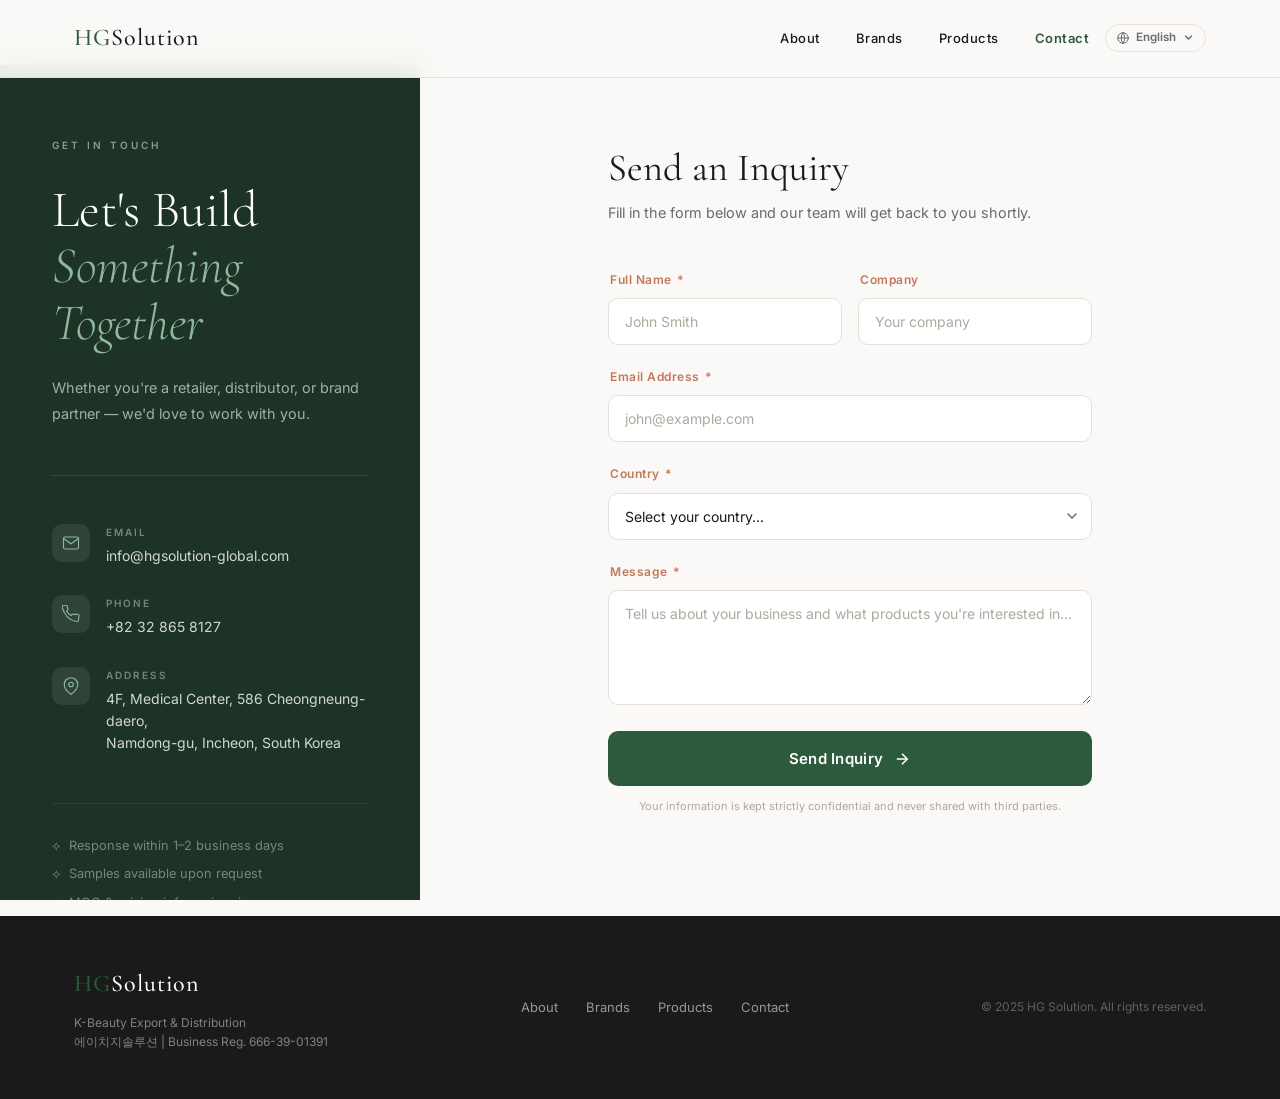
<file: contact.html>
<!DOCTYPE html>
<html lang="en">
<head>
  <meta charset="UTF-8" />
  <meta name="viewport" content="width=device-width, initial-scale=1.0" />
  <title>Contact | HG Solution HGSolution K-Beauty Wholesale</title>
  <meta name="description" content="Contact the official HG Solution team for K-Beauty wholesale pricing, samples, export, and distribution partnerships. HGSolution responds to Korean skincare inquiries within 1-2 business days." />
  <meta name="keywords" content="contact HG Solution, HGSolution contact, hgsolution email, K-Beauty wholesale inquiry, Korean skincare distributor contact" />
  <meta name="application-name" content="HG Solution" />
  <meta name="author" content="HG Solution" />
  <meta name="robots" content="index, follow" />
  <meta property="og:type" content="website" />
  <meta property="og:site_name" content="HG Solution" />
  <meta property="og:title" content="Contact | HG Solution HGSolution K-Beauty Wholesale" />
  <meta property="og:description" content="Get in touch with the official HG Solution team for K-Beauty wholesale, export, and Korean skincare distribution inquiries." />
  <meta property="og:url" content="https://hgsolution-global.com/contact.html" />
  <meta property="og:image" content="https://hgsolution-global.com/image/hero.png" />
  <meta name="twitter:card" content="summary_large_image" />
  <meta name="twitter:title" content="Contact | HG Solution HGSolution K-Beauty Wholesale" />
  <meta name="twitter:description" content="Contact HG Solution for K-Beauty wholesale pricing, samples, export, and distribution partnerships." />
  <link rel="canonical" href="https://hgsolution-global.com/contact.html" />
  <link rel="icon" href="favicon.svg" type="image/svg+xml" />
  <script type="application/ld+json">
  {
    "@context": "https://schema.org",
    "@type": "ContactPage",
    "name": "Contact HG Solution",
    "alternateName": "Contact HGSolution",
    "url": "https://hgsolution-global.com/contact.html",
    "isPartOf": {
      "@id": "https://hgsolution-global.com/#website"
    },
    "about": {
      "@id": "https://hgsolution-global.com/#organization"
    },
    "mainEntity": {
      "@type": "Organization",
      "@id": "https://hgsolution-global.com/#organization",
      "name": "HG Solution",
      "alternateName": ["HGSolution", "hgsolution"],
      "email": "info@hgsolution-global.com"
    }
  }
  </script>
  <script>(function(){var l=localStorage.getItem('hg-lang');if(l==='ko'||l==='ja')document.documentElement.dataset.lang=l;})();</script>
  <link rel="stylesheet" href="style.css" />
  <link rel="stylesheet" href="pages.css" />
  <link href="https://fonts.googleapis.com/css2?family=Cormorant+Garamond:ital,wght@0,300;0,400;0,500;1,300;1,400&family=Inter:wght@300;400;500;600&display=swap" rel="stylesheet" />
</head>
<body>

  <!-- HEADER -->
  <header class="header">
    <div class="container header__inner">
      <a href="index.html" class="logo">
        <span class="logo__hg">HG</span><span class="logo__sol">Solution</span>
      </a>
      <nav class="nav">
        <a href="./#about"><span class="t-en">About</span><span class="t-ko">소개</span><span class="t-ja">会社情報</span></a>
        <a href="./#brands"><span class="t-en">Brands</span><span class="t-ko">브랜드</span><span class="t-ja">ブランド</span></a>
        <a href="products.html"><span class="t-en">Products</span><span class="t-ko">제품</span><span class="t-ja">製品</span></a>
        <a href="contact.html" class="is-active"><span class="t-en">Contact</span><span class="t-ko">문의</span><span class="t-ja">お問い合わせ</span></a>
      </nav>
      <div class="lang-switch">
        <button class="lang-globe" aria-label="Language" aria-haspopup="true">
          <svg viewBox="0 0 24 24" fill="none" stroke="currentColor" stroke-width="1.7" stroke-linecap="round" stroke-linejoin="round"><circle cx="12" cy="12" r="9"/><path d="M3 12h18"/><path d="M12 3a14 14 0 010 18M12 3a14 14 0 000 18"/></svg>
          <span class="lang-current">English</span>
          <svg class="lang-chevron" viewBox="0 0 12 12" fill="none" stroke="currentColor" stroke-width="1.8" stroke-linecap="round"><path d="M2 4l4 4 4-4"/></svg>
        </button>
        <div class="lang-dropdown" role="menu">
          <button class="lang-option" data-lang="en" role="menuitem">English</button>
          <button class="lang-option" data-lang="ko" role="menuitem">한국어</button>
          <button class="lang-option" data-lang="ja" role="menuitem">日本語</button>
        </div>
      </div>
      <button class="nav-toggle" aria-label="menu">&#9776;</button>
    </div>
  </header>

  <!-- CONTACT SPLIT LAYOUT -->
  <main class="contact-page">

    <!-- LEFT PANEL -->
    <aside class="cp-left">
      <div class="cp-left__inner">
        <span class="cp-eyebrow"><span class="t-en">Get in Touch</span><span class="t-ko">문의하기</span><span class="t-ja">お問い合わせ</span></span>
        <h1 class="cp-title">
          <span class="t-en">Let's Build<br /><em>Something<br />Together</em></span>
          <span class="t-ko">함께<br /><em>만들어<br />갑시다</em></span>
          <span class="t-ja">共に<br /><em>新しい価値を<br />築きましょう</em></span>
        </h1>
        <p class="cp-desc t-en">Whether you're a retailer, distributor, or brand partner — we'd love to work with you.</p>
        <p class="cp-desc t-ko">리테일러, 유통사, 브랜드 파트너 누구든 환영합니다.</p>
        <p class="cp-desc t-ja">リテーラー、ディストリビューター、ブランドパートナー、どなたでも歓迎いたします。</p>

        <ul class="cp-info">
          <li>
            <div class="cp-info__icon">
              <svg width="18" height="18" viewBox="0 0 24 24" fill="none" stroke="currentColor" stroke-width="1.5"><path d="M4 4h16c1.1 0 2 .9 2 2v12c0 1.1-.9 2-2 2H4c-1.1 0-2-.9-2-2V6c0-1.1.9-2 2-2z"/><polyline points="22,6 12,13 2,6"/></svg>
            </div>
            <div>
              <span><span class="t-en">Email</span><span class="t-ko">이메일</span><span class="t-ja">メール</span></span>
              <a href="mailto:info@hgsolution-global.com">info@hgsolution-global.com</a>
            </div>
          </li>
          <li>
            <div class="cp-info__icon">
              <svg width="18" height="18" viewBox="0 0 24 24" fill="none" stroke="currentColor" stroke-width="1.5"><path d="M22 16.92v3a2 2 0 01-2.18 2 19.79 19.79 0 01-8.63-3.07A19.5 19.5 0 013.07 9.81a19.79 19.79 0 01-3.07-8.67A2 2 0 012 .18h3a2 2 0 012 1.72c.127.96.361 1.903.7 2.81a2 2 0 01-.45 2.11L6.09 7.91a16 16 0 006 6l1.27-1.27a2 2 0 012.11-.45c.907.339 1.85.573 2.81.7A2 2 0 0122 16.92z"/></svg>
            </div>
            <div>
              <span><span class="t-en">Phone</span><span class="t-ko">전화</span><span class="t-ja">電話</span></span>
              <a href="tel:+82328658127">+82 32 865 8127</a>
            </div>
          </li>
          <li>
            <div class="cp-info__icon">
              <svg width="18" height="18" viewBox="0 0 24 24" fill="none" stroke="currentColor" stroke-width="1.5"><path d="M21 10c0 7-9 13-9 13s-9-6-9-13a9 9 0 0118 0z"/><circle cx="12" cy="10" r="3"/></svg>
            </div>
            <div>
              <span><span class="t-en">Address</span><span class="t-ko">주소</span><span class="t-ja">住所</span></span>
              <a>4F, Medical Center, 586 Cheongneung-daero,<br />Namdong-gu, Incheon, South Korea</a>
            </div>
          </li>
        </ul>

        <div class="cp-note">
          <p>⟡ &nbsp;<span class="t-en">Response within 1–2 business days</span><span class="t-ko">1~2 영업일 내 답변</span><span class="t-ja">1〜2営業日以内にご返信</span></p>
          <p>⟡ &nbsp;<span class="t-en">Samples available upon request</span><span class="t-ko">요청 시 샘플 제공</span><span class="t-ja">ご要望に応じてサンプルご提供</span></p>
          <p>⟡ &nbsp;<span class="t-en">MOQ &amp; pricing info on inquiry</span><span class="t-ko">MOQ · 가격 정보는 문의 시 안내</span><span class="t-ja">MOQ・価格情報はお問い合わせ時にご案内</span></p>
        </div>
      </div>
    </aside>

    <!-- RIGHT PANEL -->
    <section class="cp-right">
      <div class="cp-right__inner">
        <h2 class="cp-form-title"><span class="t-en">Send an Inquiry</span><span class="t-ko">문의 보내기</span><span class="t-ja">お問い合わせを送信</span></h2>
        <p class="cp-form-sub t-en">Fill in the form below and our team will get back to you shortly.</p>
        <p class="cp-form-sub t-ko">아래 양식을 작성해 주시면 담당자가 곧 연락드리겠습니다.</p>
        <p class="cp-form-sub t-ja">下記フォームにご記入いただければ、担当者よりご連絡いたします。</p>

        <form class="cp-form" id="contactForm" action="https://formspree.io/f/xaqryyeg" method="POST">
          <input type="text" name="_gotcha" style="display:none" tabindex="-1" autocomplete="off" />
          <div class="cp-row">
            <div class="cp-field">
              <label for="name"><span class="t-en">Full Name</span><span class="t-ko">이름</span><span class="t-ja">お名前</span> <span>*</span></label>
              <input type="text" id="name" name="name" data-ph-en="John Smith" data-ph-ko="홍길동" data-ph-ja="山田太郎" placeholder="John Smith" required />
            </div>
            <div class="cp-field">
              <label for="company"><span class="t-en">Company</span><span class="t-ko">회사명</span><span class="t-ja">会社名</span></label>
              <input type="text" id="company" name="company" data-ph-en="Your company" data-ph-ko="회사명 입력" data-ph-ja="御社名" placeholder="Your company" />
            </div>
          </div>

          <div class="cp-field">
            <label for="email"><span class="t-en">Email Address</span><span class="t-ko">이메일 주소</span><span class="t-ja">メールアドレス</span> <span>*</span></label>
            <input type="email" id="email" name="email" data-ph-en="john@example.com" data-ph-ko="이메일 입력" data-ph-ja="your@email.com" placeholder="john@example.com" required />
          </div>

          <div class="cp-field">
            <label for="country"><span class="t-en">Country</span><span class="t-ko">국가</span><span class="t-ja">国</span> <span>*</span></label>
            <div class="cp-select-wrap">
              <select id="country" name="country" required data-ph-en="Select your country..." data-ph-ko="국가를 선택하세요..." data-ph-ja="国を選択してください...">
                <option value="">Select your country...</option>
                <optgroup label="Asia Pacific">
                  <option value="CN">China</option>
                  <option value="JP">Japan</option>
                  <option value="TH">Thailand</option>
                  <option value="VN">Vietnam</option>
                  <option value="SG">Singapore</option>
                  <option value="MY">Malaysia</option>
                  <option value="ID">Indonesia</option>
                  <option value="PH">Philippines</option>
                  <option value="TW">Taiwan</option>
                  <option value="HK">Hong Kong</option>
                  <option value="AU">Australia</option>
                  <option value="NZ">New Zealand</option>
                  <option value="IN">India</option>
                </optgroup>
                <optgroup label="Americas">
                  <option value="US">United States</option>
                  <option value="CA">Canada</option>
                  <option value="MX">Mexico</option>
                  <option value="BR">Brazil</option>
                </optgroup>
                <optgroup label="Europe">
                  <option value="GB">United Kingdom</option>
                  <option value="DE">Germany</option>
                  <option value="FR">France</option>
                  <option value="IT">Italy</option>
                  <option value="ES">Spain</option>
                  <option value="NL">Netherlands</option>
                  <option value="SE">Sweden</option>
                  <option value="NO">Norway</option>
                  <option value="PL">Poland</option>
                  <option value="RU">Russia</option>
                </optgroup>
                <optgroup label="Middle East & Africa">
                  <option value="AE">UAE</option>
                  <option value="SA">Saudi Arabia</option>
                  <option value="TR">Turkey</option>
                  <option value="ZA">South Africa</option>
                </optgroup>
                <optgroup label="Other">
                  <option value="OTHER">Other</option>
                </optgroup>
              </select>
              <svg class="cp-select-arrow" width="12" height="12" viewBox="0 0 12 12" fill="none"><path d="M2 4l4 4 4-4" stroke="#6b6b6b" stroke-width="1.5" stroke-linecap="round"/></svg>
            </div>
          </div>

          <div class="cp-field">
            <label for="message"><span class="t-en">Message</span><span class="t-ko">문의 내용</span><span class="t-ja">メッセージ</span> <span>*</span></label>
            <textarea id="message" name="message" rows="5" data-ph-en="Tell us about your business and what products you're interested in..." data-ph-ko="사업 내용과 관심 제품을 알려주세요..." data-ph-ja="ご事業内容と関心のある製品をお聞かせください..." placeholder="Tell us about your business and what products you're interested in..." required></textarea>
          </div>

          <button type="submit" class="cp-submit" id="submitBtn">
            <span id="submitText"><span class="t-en">Send Inquiry</span><span class="t-ko">문의 보내기</span><span class="t-ja">お問い合わせを送信</span></span>
            <svg width="18" height="18" viewBox="0 0 24 24" fill="none" stroke="currentColor" stroke-width="2"><line x1="5" y1="12" x2="19" y2="12"/><polyline points="12 5 19 12 12 19"/></svg>
          </button>
          <p class="cp-privacy"><span class="t-en">Your information is kept strictly confidential and never shared with third parties.</span><span class="t-ko">입력하신 정보는 철저히 보호되며 제3자에게 공유되지 않습니다.</span><span class="t-ja">ご入力いただいた情報は厳重に管理され、第三者に共有されることはありません。</span></p>
        </form>
      </div>
    </section>

  </main>

  <!-- FOOTER -->
  <footer class="footer">
    <div class="container footer__inner">
      <div class="footer__brand">
        <span class="logo"><span class="logo__hg">HG</span><span class="logo__sol">Solution</span></span>
        <p><span class="t-en">K-Beauty Export &amp; Distribution</span><span class="t-ko">K-뷰티 수출 · 유통</span><span class="t-ja">韓国コスメ 輸出・流通</span><br />에이치지솔루션 | Business Reg. 666-39-01391</p>
      </div>
      <div class="footer__links">
        <a href="./#about"><span class="t-en">About</span><span class="t-ko">소개</span><span class="t-ja">会社情報</span></a>
        <a href="./#brands"><span class="t-en">Brands</span><span class="t-ko">브랜드</span><span class="t-ja">ブランド</span></a>
        <a href="products.html"><span class="t-en">Products</span><span class="t-ko">제품</span><span class="t-ja">製品</span></a>
        <a href="contact.html"><span class="t-en">Contact</span><span class="t-ko">문의</span><span class="t-ja">お問い合わせ</span></a>
      </div>
      <div class="footer__copy">
        <p>&copy; 2025 HG Solution. All rights reserved.</p>
      </div>
    </div>
  </footer>

  <script src="main.js"></script>
  <script>
    const I18N = {
      en: {
        title: 'Inquiry Received!',
        body: 'Thank you for contacting HG Solution.<br />Our team will review your message and get back to you<br /><strong style="color:#2d5a3d;">within 1–2 business days.</strong>',
        sending: 'Sending...',
        error: 'Something went wrong — try again',
        netError: 'Network error — try again',
      },
      ko: {
        title: '문의가 접수되었습니다!',
        body: 'HG Solution에 문의해 주셔서 감사합니다.<br />담당자가 확인 후<br /><strong style="color:#2d5a3d;">1~2 영업일 내에 연락드리겠습니다.</strong>',
        sending: '전송 중...',
        error: '오류가 발생했습니다 — 다시 시도해 주세요',
        netError: '네트워크 오류 — 다시 시도해 주세요',
      },
      ja: {
        title: 'お問い合わせを受け付けました！',
        body: 'HG Solutionにお問い合わせいただきありがとうございます。<br />担当者にて確認後、<br /><strong style="color:#2d5a3d;">1~2営業日以内にご返信いたします。</strong>',
        sending: '送信中...',
        error: 'エラーが発生しました — 再度お試しください',
        netError: 'ネットワークエラー — 再度お試しください',
      },
    };
    function getT() { return I18N[document.documentElement.dataset.lang] || I18N.en; }

    function showSuccess(form) {
      const t = getT();
      form.innerHTML = `
        <div style="
          text-align:center;
          padding:56px 32px;
          background:#f4f8f5;
          border-radius:16px;
          border:1px solid #c8dece;
        ">
          <div style="
            width:64px;height:64px;
            background:#2d5a3d;
            border-radius:50%;
            display:flex;align-items:center;justify-content:center;
            margin:0 auto 24px;
            font-size:28px;color:#fff;
          ">✓</div>
          <h3 style="font-family:'Cormorant Garamond',serif;font-size:1.8rem;font-weight:400;color:#1a1a1a;margin-bottom:14px;">
            ${t.title}
          </h3>
          <p style="color:#6b6b6b;font-size:0.92rem;line-height:1.8;margin:0;">
            ${t.body}
          </p>
        </div>`;
    }

    const form = document.getElementById('contactForm');
    const btn  = document.getElementById('submitBtn');
    const txt  = document.getElementById('submitText');

    if (form) {
      form.addEventListener('submit', async (e) => {
        e.preventDefault();
        btn.disabled = true;
        const t = getT();
        txt.innerHTML = `<span>${t.sending}</span>`;
        try {
          const res = await fetch(form.action, {
            method: 'POST',
            body: new FormData(form),
            headers: { 'Accept': 'application/json' }
          });
          if (res.ok) {
            showSuccess(form);
          } else {
            txt.innerHTML = `<span>${t.error}</span>`;
            btn.disabled = false;
          }
        } catch {
          txt.innerHTML = `<span>${t.netError}</span>`;
          btn.disabled = false;
        }
      });
    }
  </script>
</body>
</html>
</file>
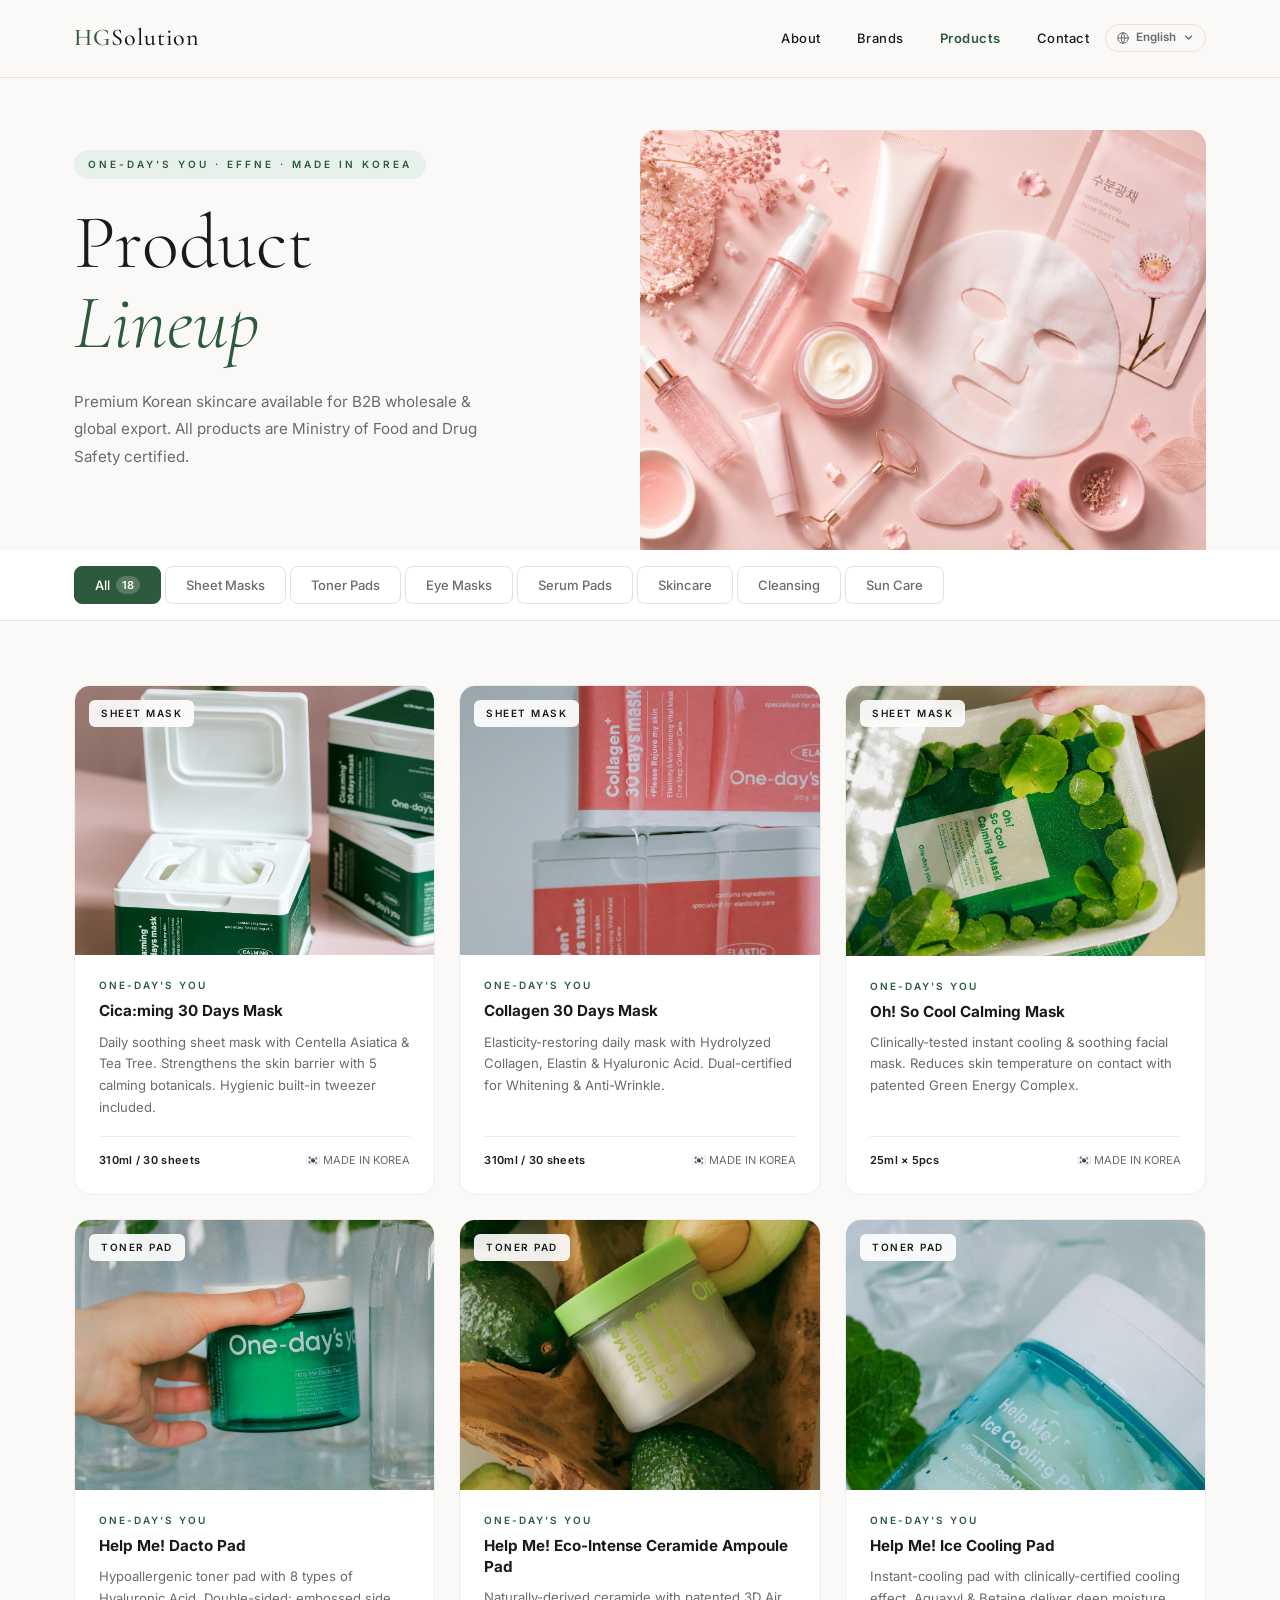
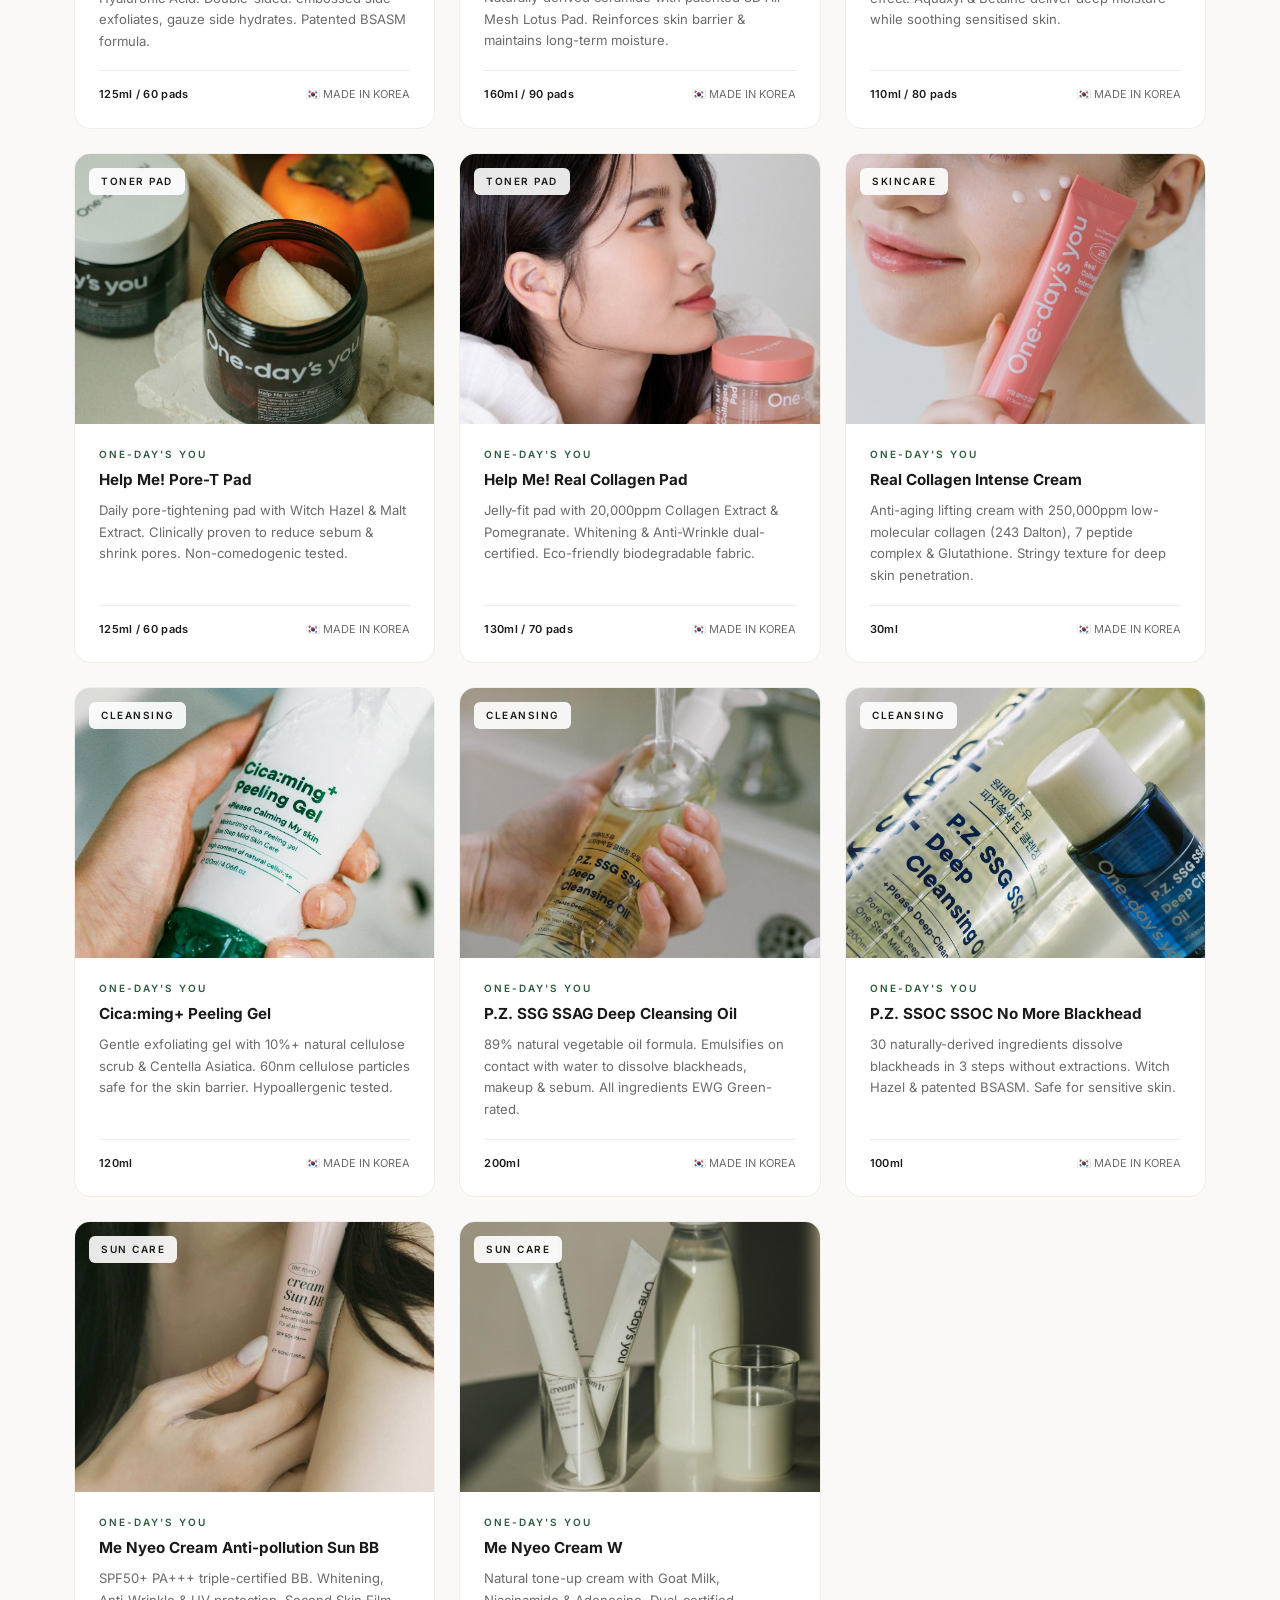
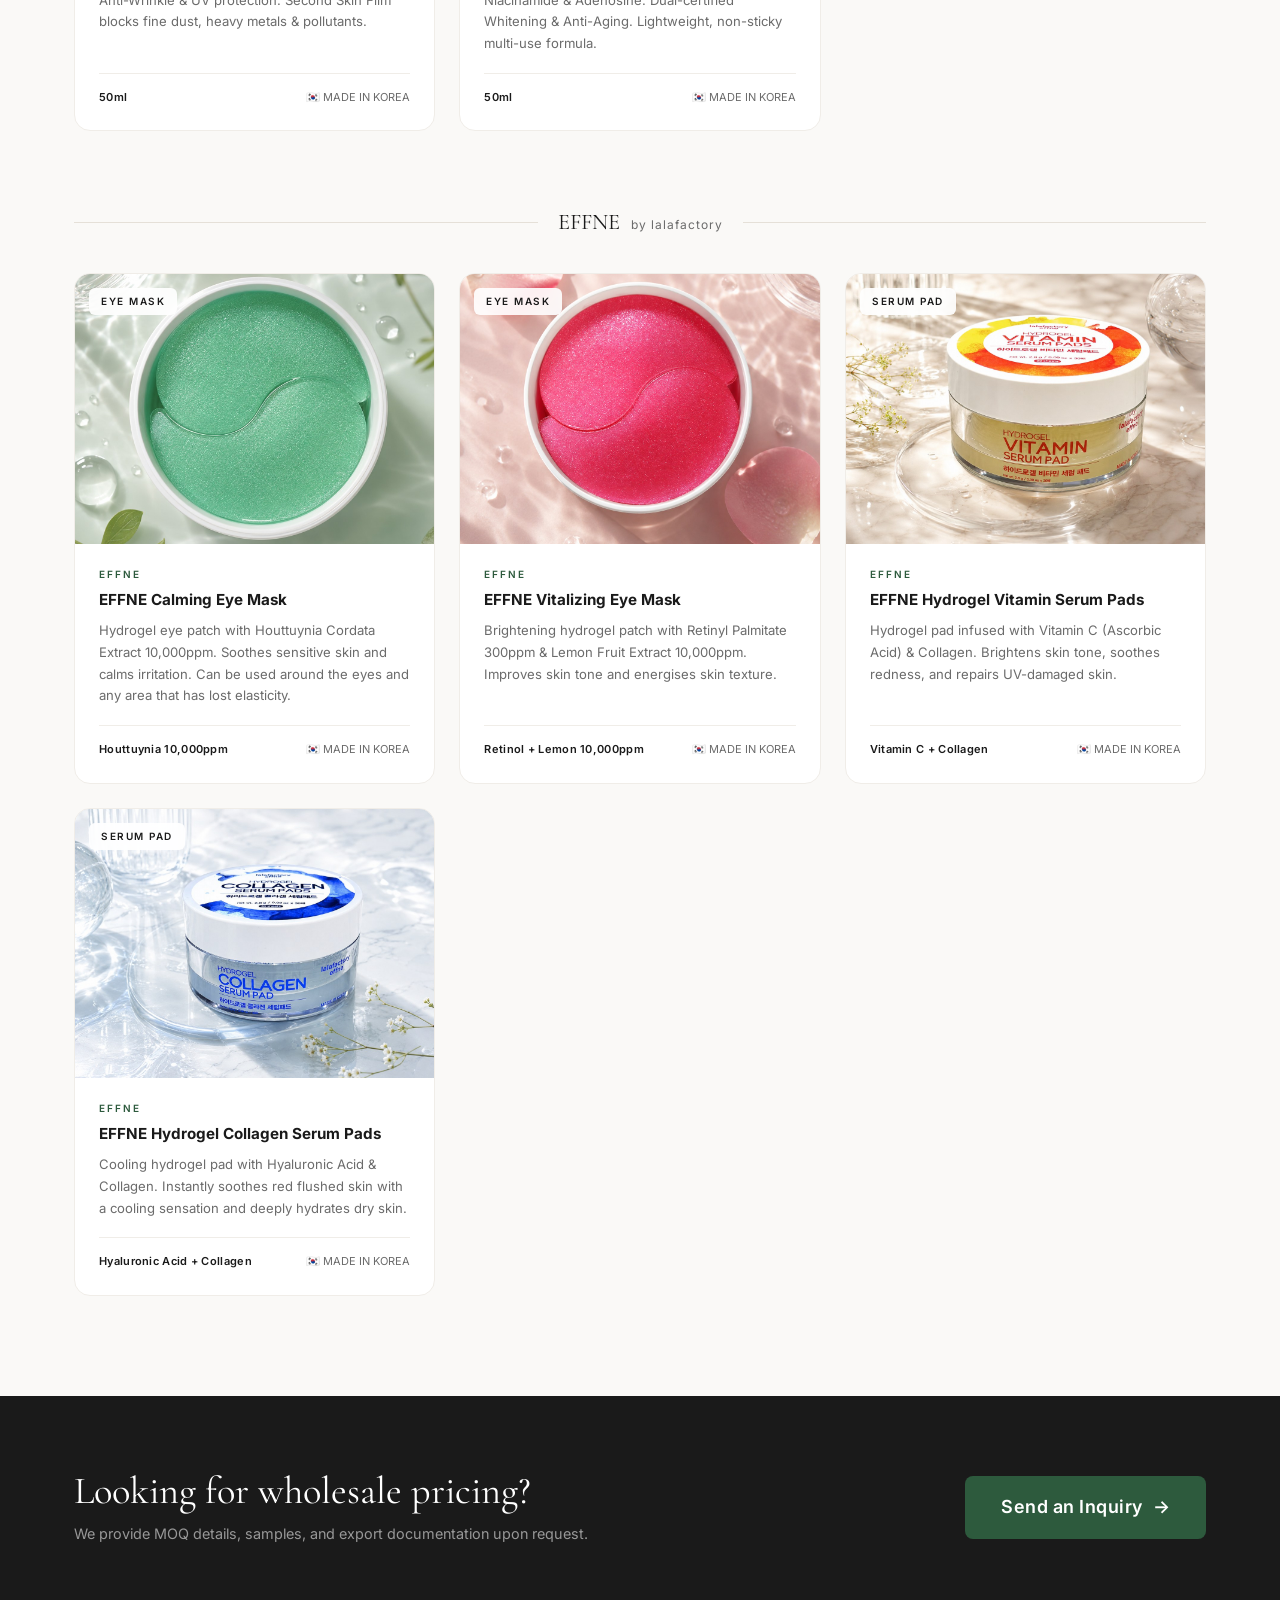
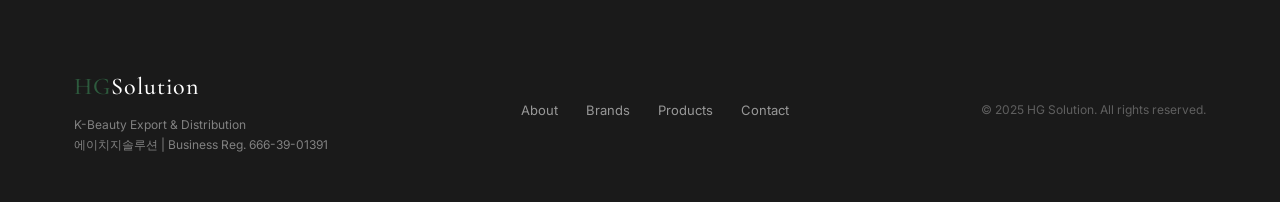
<file: products.html>
<!DOCTYPE html>
<html lang="en">
<head>
  <meta charset="UTF-8" />
  <meta name="viewport" content="width=device-width, initial-scale=1.0" />
  <title>Products — HG Solution K-Beauty</title>
  <meta name="description" content="Browse HG Solution's full K-Beauty catalogue — One-day's you sheet masks, toner pads, ceramide ampoule pads, sun care and more. Available for wholesale export worldwide." />
  <meta name="robots" content="index, follow" />
  <meta property="og:type" content="website" />
  <meta property="og:title" content="Products — HG Solution K-Beauty" />
  <meta property="og:description" content="Full K-Beauty product catalogue for wholesale buyers. Sheet masks, toner pads, skincare, cleansers and sun care." />
  <meta property="og:url" content="https://hgsolution-global.com/products.html" />
  <meta property="og:image" content="https://hgsolution-global.com/image/mood.png" />
  <meta name="twitter:card" content="summary_large_image" />
  <link rel="canonical" href="https://hgsolution-global.com/products.html" />
  <link rel="icon" href="favicon.svg" type="image/svg+xml" />
  <script>(function(){var l=localStorage.getItem('hg-lang');if(l==='ko'||l==='ja')document.documentElement.dataset.lang=l;})();</script>
  <link rel="stylesheet" href="style.css" />
  <link rel="stylesheet" href="pages.css" />
  <link href="https://fonts.googleapis.com/css2?family=Cormorant+Garamond:ital,wght@0,300;0,400;0,500;1,300;1,400&family=Inter:wght@300;400;500;600&display=swap" rel="stylesheet" />
</head>
<body>

  <!-- HEADER -->
  <header class="header">
    <div class="container header__inner">
      <a href="index.html" class="logo">
        <span class="logo__hg">HG</span><span class="logo__sol">Solution</span>
      </a>
      <nav class="nav">
        <a href="./#about"><span class="t-en">About</span><span class="t-ko">소개</span><span class="t-ja">会社情報</span></a>
        <a href="./#brands"><span class="t-en">Brands</span><span class="t-ko">브랜드</span><span class="t-ja">ブランド</span></a>
        <a href="products.html" class="is-active"><span class="t-en">Products</span><span class="t-ko">제품</span><span class="t-ja">製品</span></a>
        <a href="contact.html"><span class="t-en">Contact</span><span class="t-ko">문의</span><span class="t-ja">お問い合わせ</span></a>
      </nav>
      <div class="lang-switch">
        <button class="lang-globe" aria-label="Language" aria-haspopup="true">
          <svg viewBox="0 0 24 24" fill="none" stroke="currentColor" stroke-width="1.7" stroke-linecap="round" stroke-linejoin="round"><circle cx="12" cy="12" r="9"/><path d="M3 12h18"/><path d="M12 3a14 14 0 010 18M12 3a14 14 0 000 18"/></svg>
          <span class="lang-current">English</span>
          <svg class="lang-chevron" viewBox="0 0 12 12" fill="none" stroke="currentColor" stroke-width="1.8" stroke-linecap="round"><path d="M2 4l4 4 4-4"/></svg>
        </button>
        <div class="lang-dropdown" role="menu">
          <button class="lang-option" data-lang="en" role="menuitem">English</button>
          <button class="lang-option" data-lang="ko" role="menuitem">한국어</button>
          <button class="lang-option" data-lang="ja" role="menuitem">日本語</button>
        </div>
      </div>
      <button class="nav-toggle" aria-label="menu">&#9776;</button>
    </div>
  </header>

  <!-- PAGE HEADER -->
  <section class="pg-header">
    <div class="container pg-header__inner">
      <div class="pg-header__text">
        <span class="pg-header__eyebrow">One-day's you · EFFNE · MADE IN KOREA</span>
        <h1 class="pg-header__title"><span class="t-en">Product<br /><em>Lineup</em></span><span class="t-ko">제품<br /><em>라인업</em></span><span class="t-ja">製品<br /><em>ラインナップ</em></span></h1>
        <p class="pg-header__desc t-en">Premium Korean skincare available for B2B wholesale &amp; global export. All products are Ministry of Food and Drug Safety certified.</p>
        <p class="pg-header__desc t-ko">B2B 도매 및 글로벌 수출 가능한 프리미엄 한국 스킨케어. 전 제품 식품의약품안전처 인증.</p>
        <p class="pg-header__desc t-ja">B2B卸売・グローバル輸出対応のプレミアム韓国スキンケア。全製品 食品医薬品安全処認証。</p>
      </div>
      <div class="pg-header__img">
        <img src="image/mood.png" alt="K-Beauty products" />
      </div>
    </div>
  </section>

  <!-- FILTER -->
  <div class="filter-wrap">
    <div class="container">
      <div class="filter-tabs">
        <button class="ftab ftab--active" data-filter="all"><span class="t-en">All</span><span class="t-ko">전체</span><span class="t-ja">全て</span> <span class="ftab__count" id="countAll">18</span></button>
        <button class="ftab" data-filter="sheet-mask"><span class="t-en">Sheet Masks</span><span class="t-ko">시트 마스크</span><span class="t-ja">シートマスク</span></button>
        <button class="ftab" data-filter="toner-pad"><span class="t-en">Toner Pads</span><span class="t-ko">토너 패드</span><span class="t-ja">トナーパッド</span></button>
        <button class="ftab" data-filter="eye-mask"><span class="t-en">Eye Masks</span><span class="t-ko">아이 마스크</span><span class="t-ja">アイマスク</span></button>
        <button class="ftab" data-filter="serum-pad"><span class="t-en">Serum Pads</span><span class="t-ko">세럼 패드</span><span class="t-ja">セラムパッド</span></button>
        <button class="ftab" data-filter="skincare"><span class="t-en">Skincare</span><span class="t-ko">스킨케어</span><span class="t-ja">スキンケア</span></button>
        <button class="ftab" data-filter="cleansing"><span class="t-en">Cleansing</span><span class="t-ko">클렌징</span><span class="t-ja">クレンジング</span></button>
        <button class="ftab" data-filter="suncare"><span class="t-en">Sun Care</span><span class="t-ko">선케어</span><span class="t-ja">サンケア</span></button>
      </div>
    </div>
  </div>

  <!-- PRODUCTS -->
  <main class="prod-section">
    <div class="container">
      <div class="prod-grid" id="prodGrid">

        <!-- ── SHEET MASKS ── -->
        <article class="pcard" data-cat="sheet-mask">
          <div class="pcard__img">
            <img src="image/products/cica_30days_mask.jpg" alt="Cica:ming 30 Days Mask" loading="lazy" />
            <span class="pcard__cat"><span class="t-en">Sheet Mask</span><span class="t-ko">시트 마스크</span><span class="t-ja">シートマスク</span></span>
          </div>
          <div class="pcard__body">
            <p class="pcard__brand">One-day's you</p>
            <h3 class="pcard__name">Cica:ming 30 Days Mask</h3>
            <p class="pcard__desc t-en">Daily soothing sheet mask with Centella Asiatica &amp; Tea Tree. Strengthens the skin barrier with 5 calming botanicals. Hygienic built-in tweezer included.</p>
            <p class="pcard__desc t-ko">센텔라 아시아티카·티트리 함유 데일리 진정 시트 마스크. 5가지 진정 식물 성분으로 피부 장벽 강화. 위생 핀셋 포함.</p>
            <p class="pcard__desc t-ja">センテラアジアチカ・ティーツリー配合のデイリー鎮静シートマスク。5種の鎮静植物成分で肌バリアを強化。衛生ピンセット付き。</p>
            <div class="pcard__foot">
              <span class="pcard__vol">310ml / 30 sheets</span>
              <span class="pcard__origin">🇰🇷 MADE IN KOREA</span>
            </div>
          </div>
        </article>

        <article class="pcard" data-cat="sheet-mask">
          <div class="pcard__img">
            <img src="image/products/collagen_30days_mask.jpg" alt="Collagen 30 Days Mask" loading="lazy" />
            <span class="pcard__cat"><span class="t-en">Sheet Mask</span><span class="t-ko">시트 마스크</span><span class="t-ja">シートマスク</span></span>
          </div>
          <div class="pcard__body">
            <p class="pcard__brand">One-day's you</p>
            <h3 class="pcard__name">Collagen 30 Days Mask</h3>
            <p class="pcard__desc t-en">Elasticity-restoring daily mask with Hydrolyzed Collagen, Elastin &amp; Hyaluronic Acid. Dual-certified for Whitening &amp; Anti-Wrinkle.</p>
            <p class="pcard__desc t-ko">가수분해 콜라겐·엘라스틴·히알루론산 함유 탄력 회복 데일리 마스크. 미백·주름 개선 이중 기능성 인증.</p>
            <p class="pcard__desc t-ja">加水分解コラーゲン・エラスチン・ヒアルロン酸配合のハリ回復デイリーマスク。美白・シワ改善のダブル機能性認証。</p>
            <div class="pcard__foot">
              <span class="pcard__vol">310ml / 30 sheets</span>
              <span class="pcard__origin">🇰🇷 MADE IN KOREA</span>
            </div>
          </div>
        </article>

        <article class="pcard" data-cat="sheet-mask">
          <div class="pcard__img">
            <img src="image/products/oh_so_cool_mask.jpg" alt="Oh! So Cool Calming Mask" loading="lazy" />
            <span class="pcard__cat"><span class="t-en">Sheet Mask</span><span class="t-ko">시트 마스크</span><span class="t-ja">シートマスク</span></span>
          </div>
          <div class="pcard__body">
            <p class="pcard__brand">One-day's you</p>
            <h3 class="pcard__name">Oh! So Cool Calming Mask</h3>
            <p class="pcard__desc t-en">Clinically-tested instant cooling &amp; soothing facial mask. Reduces skin temperature on contact with patented Green Energy Complex.</p>
            <p class="pcard__desc t-ko">임상 테스트 완료 즉각 쿨링·진정 마스크. 특허 Green Energy Complex로 피부 온도를 즉각 낮춥니다.</p>
            <p class="pcard__desc t-ja">臨床テスト済みの即時クーリング・鎮静マスク。特許Green Energy Complexで肌温度を瞬時にダウン。</p>
            <div class="pcard__foot">
              <span class="pcard__vol">25ml × 5pcs</span>
              <span class="pcard__origin">🇰🇷 MADE IN KOREA</span>
            </div>
          </div>
        </article>

        <!-- ── TONER PADS ── -->
        <article class="pcard" data-cat="toner-pad">
          <div class="pcard__img">
            <img src="image/products/help_dacto_pad.jpg" alt="Help Me! Dacto Pad" loading="lazy" />
            <span class="pcard__cat"><span class="t-en">Toner Pad</span><span class="t-ko">토너 패드</span><span class="t-ja">トナーパッド</span></span>
          </div>
          <div class="pcard__body">
            <p class="pcard__brand">One-day's you</p>
            <h3 class="pcard__name">Help Me! Dacto Pad</h3>
            <p class="pcard__desc t-en">Hypoallergenic toner pad with 8 types of Hyaluronic Acid. Double-sided: embossed side exfoliates, gauze side hydrates. Patented BSASM formula.</p>
            <p class="pcard__desc t-ko">8중 히알루론산 함유 저자극 토너 패드. 양면 설계: 엠보 면은 각질 제거, 거즈 면은 보습. 특허 BSASM 포뮬러.</p>
            <p class="pcard__desc t-ja">8種ヒアルロン酸配合の低刺激トナーパッド。両面設計：エンボス面で角質ケア、ガーゼ面で保湿。特許BSASMフォーミュラ。</p>
            <div class="pcard__foot">
              <span class="pcard__vol">125ml / 60 pads</span>
              <span class="pcard__origin">🇰🇷 MADE IN KOREA</span>
            </div>
          </div>
        </article>

        <article class="pcard" data-cat="toner-pad">
          <div class="pcard__img">
            <img src="image/products/ceramide_ampoule_pad.jpg" alt="Ceramide Ampoule Pad" loading="lazy" />
            <span class="pcard__cat"><span class="t-en">Toner Pad</span><span class="t-ko">토너 패드</span><span class="t-ja">トナーパッド</span></span>
          </div>
          <div class="pcard__body">
            <p class="pcard__brand">One-day's you</p>
            <h3 class="pcard__name">Help Me! Eco-Intense Ceramide Ampoule Pad</h3>
            <p class="pcard__desc t-en">Naturally-derived ceramide with patented 3D Air Mesh Lotus Pad. Reinforces skin barrier &amp; maintains long-term moisture.</p>
            <p class="pcard__desc t-ko">천연 유래 세라마이드·특허 3D Air Mesh Lotus 패드. 피부 장벽 강화 및 장기 보습 유지.</p>
            <p class="pcard__desc t-ja">天然由来セラミド・特許3D Air Mesh Lotusパッド。肌バリアの強化と長時間保湿を両立。</p>
            <div class="pcard__foot">
              <span class="pcard__vol">160ml / 90 pads</span>
              <span class="pcard__origin">🇰🇷 MADE IN KOREA</span>
            </div>
          </div>
        </article>

        <article class="pcard" data-cat="toner-pad">
          <div class="pcard__img">
            <img src="image/products/ice_cooling_pad.jpg" alt="Ice Cooling Pad" loading="lazy" />
            <span class="pcard__cat"><span class="t-en">Toner Pad</span><span class="t-ko">토너 패드</span><span class="t-ja">トナーパッド</span></span>
          </div>
          <div class="pcard__body">
            <p class="pcard__brand">One-day's you</p>
            <h3 class="pcard__name">Help Me! Ice Cooling Pad</h3>
            <p class="pcard__desc t-en">Instant-cooling pad with clinically-certified cooling effect. Aquaxyl &amp; Betaine deliver deep moisture while soothing sensitised skin.</p>
            <p class="pcard__desc t-ko">임상 인증 쿨링 효과. Aquaxyl·베타인으로 민감해진 피부에 깊은 보습과 진정을 동시에.</p>
            <p class="pcard__desc t-ja">臨床認証のクーリング効果。Aquaxyl・ベタインで敏感になった肌に深い保湿と鎮静を同時に。</p>
            <div class="pcard__foot">
              <span class="pcard__vol">110ml / 80 pads</span>
              <span class="pcard__origin">🇰🇷 MADE IN KOREA</span>
            </div>
          </div>
        </article>

        <article class="pcard" data-cat="toner-pad">
          <div class="pcard__img">
            <img src="image/products/pore_t_pad.jpg" alt="Pore-T Pad" loading="lazy" />
            <span class="pcard__cat"><span class="t-en">Toner Pad</span><span class="t-ko">토너 패드</span><span class="t-ja">トナーパッド</span></span>
          </div>
          <div class="pcard__body">
            <p class="pcard__brand">One-day's you</p>
            <h3 class="pcard__name">Help Me! Pore-T Pad</h3>
            <p class="pcard__desc t-en">Daily pore-tightening pad with Witch Hazel &amp; Malt Extract. Clinically proven to reduce sebum &amp; shrink pores. Non-comedogenic tested.</p>
            <p class="pcard__desc t-ko">위치하젤·맥아 추출물 함유 데일리 모공 케어 패드. 피지 감소·모공 축소 임상 입증. 논코메도제닉 테스트 완료.</p>
            <p class="pcard__desc t-ja">ウィッチヘーゼル・モルトエキス配合のデイリー毛穴ケアパッド。皮脂減少・毛穴引き締めを臨床実証。ノンコメドジェニックテスト済み。</p>
            <div class="pcard__foot">
              <span class="pcard__vol">125ml / 60 pads</span>
              <span class="pcard__origin">🇰🇷 MADE IN KOREA</span>
            </div>
          </div>
        </article>

        <article class="pcard" data-cat="toner-pad">
          <div class="pcard__img">
            <img src="image/products/real_collagen_pad.jpg" alt="Real Collagen Pad" loading="lazy" />
            <span class="pcard__cat"><span class="t-en">Toner Pad</span><span class="t-ko">토너 패드</span><span class="t-ja">トナーパッド</span></span>
          </div>
          <div class="pcard__body">
            <p class="pcard__brand">One-day's you</p>
            <h3 class="pcard__name">Help Me! Real Collagen Pad</h3>
            <p class="pcard__desc t-en">Jelly-fit pad with 20,000ppm Collagen Extract &amp; Pomegranate. Whitening &amp; Anti-Wrinkle dual-certified. Eco-friendly biodegradable fabric.</p>
            <p class="pcard__desc t-ko">20,000ppm 콜라겐·석류 함유 젤리핏 패드. 미백·주름 개선 이중 기능성 인증. 친환경 생분해성 원단.</p>
            <p class="pcard__desc t-ja">20,000ppmコラーゲン・ザクロ配合のジェリーフィットパッド。美白・シワ改善のダブル機能性認証。エコフレンドリーな生分解性生地。</p>
            <div class="pcard__foot">
              <span class="pcard__vol">130ml / 70 pads</span>
              <span class="pcard__origin">🇰🇷 MADE IN KOREA</span>
            </div>
          </div>
        </article>

        <!-- ── SKINCARE ── -->
        <article class="pcard" data-cat="skincare">
          <div class="pcard__img">
            <img src="image/products/real_collagen_cream.jpg" alt="Real Collagen Intense Cream" loading="lazy" />
            <span class="pcard__cat"><span class="t-en">Skincare</span><span class="t-ko">스킨케어</span><span class="t-ja">スキンケア</span></span>
          </div>
          <div class="pcard__body">
            <p class="pcard__brand">One-day's you</p>
            <h3 class="pcard__name">Real Collagen Intense Cream</h3>
            <p class="pcard__desc t-en">Anti-aging lifting cream with 250,000ppm low-molecular collagen (243 Dalton), 7 peptide complex &amp; Glutathione. Stringy texture for deep skin penetration.</p>
            <p class="pcard__desc t-ko">250,000ppm 저분자 콜라겐(243달톤)·7종 펩타이드·글루타치온 함유 안티에이징 리프팅 크림. 탄력 텍스처로 깊은 피부 침투.</p>
            <p class="pcard__desc t-ja">250,000ppm低分子コラーゲン(243ダルトン)・7種ペプチド・グルタチオン配合のアンチエイジングリフティングクリーム。糸を引くテクスチャーで肌の奥まで浸透。</p>
            <div class="pcard__foot">
              <span class="pcard__vol">30ml</span>
              <span class="pcard__origin">🇰🇷 MADE IN KOREA</span>
            </div>
          </div>
        </article>

        <!-- ── CLEANSING ── -->
        <article class="pcard" data-cat="cleansing">
          <div class="pcard__img">
            <img src="image/products/cica_peeling_gel.jpg" alt="Cica:ming Peeling Gel" loading="lazy" />
            <span class="pcard__cat"><span class="t-en">Cleansing</span><span class="t-ko">클렌징</span><span class="t-ja">クレンジング</span></span>
          </div>
          <div class="pcard__body">
            <p class="pcard__brand">One-day's you</p>
            <h3 class="pcard__name">Cica:ming+ Peeling Gel</h3>
            <p class="pcard__desc t-en">Gentle exfoliating gel with 10%+ natural cellulose scrub &amp; Centella Asiatica. 60nm cellulose particles safe for the skin barrier. Hypoallergenic tested.</p>
            <p class="pcard__desc t-ko">10% 이상 천연 셀룰로오스 스크럽·센텔라 아시아티카 함유 순한 필링 젤. 60nm 셀룰로오스 입자로 피부 장벽 안전. 저자극 테스트 완료.</p>
            <p class="pcard__desc t-ja">10%以上の天然セルローススクラブ・センテラアジアチカ配合の優しいピーリングジェル。60nmセルロース粒子で肌バリアに安全。低刺激テスト済み。</p>
            <div class="pcard__foot">
              <span class="pcard__vol">120ml</span>
              <span class="pcard__origin">🇰🇷 MADE IN KOREA</span>
            </div>
          </div>
        </article>

        <article class="pcard" data-cat="cleansing">
          <div class="pcard__img">
            <img src="image/products/deep_cleansing_oil.jpg" alt="Deep Cleansing Oil" loading="lazy" />
            <span class="pcard__cat"><span class="t-en">Cleansing</span><span class="t-ko">클렌징</span><span class="t-ja">クレンジング</span></span>
          </div>
          <div class="pcard__body">
            <p class="pcard__brand">One-day's you</p>
            <h3 class="pcard__name">P.Z. SSG SSAG Deep Cleansing Oil</h3>
            <p class="pcard__desc t-en">89% natural vegetable oil formula. Emulsifies on contact with water to dissolve blackheads, makeup &amp; sebum. All ingredients EWG Green-rated.</p>
            <p class="pcard__desc t-ko">89% 천연 식물성 오일. 물 접촉 시 유화되어 블랙헤드·메이크업·피지 용해. 전 성분 EWG 그린 등급.</p>
            <p class="pcard__desc t-ja">89%天然植物性オイル。水と接触すると乳化し、ブラックヘッド・メイク・皮脂を溶解。全成分EWGグリーン等級。</p>
            <div class="pcard__foot">
              <span class="pcard__vol">200ml</span>
              <span class="pcard__origin">🇰🇷 MADE IN KOREA</span>
            </div>
          </div>
        </article>

        <article class="pcard" data-cat="cleansing">
          <div class="pcard__img">
            <img src="image/products/ssoc_blackhead.jpg" alt="SSOC SSOC Blackhead" loading="lazy" />
            <span class="pcard__cat"><span class="t-en">Cleansing</span><span class="t-ko">클렌징</span><span class="t-ja">クレンジング</span></span>
          </div>
          <div class="pcard__body">
            <p class="pcard__brand">One-day's you</p>
            <h3 class="pcard__name">P.Z. SSOC SSOC No More Blackhead</h3>
            <p class="pcard__desc t-en">30 naturally-derived ingredients dissolve blackheads in 3 steps without extractions. Witch Hazel &amp; patented BSASM. Safe for sensitive skin.</p>
            <p class="pcard__desc t-ko">30가지 천연 유래 성분으로 3단계 압출 없이 블랙헤드 용해. 위치하젤·특허 BSASM. 민감성 피부 적합.</p>
            <p class="pcard__desc t-ja">30種の天然由来成分で3ステップ・抽出なしのブラックヘッド溶解。ウィッチヘーゼル・特許BSASM配合。敏感肌対応。</p>
            <div class="pcard__foot">
              <span class="pcard__vol">100ml</span>
              <span class="pcard__origin">🇰🇷 MADE IN KOREA</span>
            </div>
          </div>
        </article>

        <!-- ── SUN CARE ── -->
        <article class="pcard" data-cat="suncare">
          <div class="pcard__img">
            <img src="image/products/sun_bb_cream.jpg" alt="Me Nyeo Cream Sun BB" loading="lazy" />
            <span class="pcard__cat"><span class="t-en">Sun Care</span><span class="t-ko">선케어</span><span class="t-ja">サンケア</span></span>
          </div>
          <div class="pcard__body">
            <p class="pcard__brand">One-day's you</p>
            <h3 class="pcard__name">Me Nyeo Cream Anti-pollution Sun BB</h3>
            <p class="pcard__desc t-en">SPF50+ PA+++ triple-certified BB. Whitening, Anti-Wrinkle &amp; UV protection. Second Skin Film blocks fine dust, heavy metals &amp; pollutants.</p>
            <p class="pcard__desc t-ko">SPF50+ PA+++ 트리플 기능성 인증 BB 크림. 미백·주름 개선·자외선 차단. Second Skin Film으로 미세먼지·중금속·오염물질 차단.</p>
            <p class="pcard__desc t-ja">SPF50+ PA+++ トリプル機能性認証BBクリーム。美白・シワ改善・紫外線カット。Second Skin Filmで微細粉塵・重金属・汚染物質を遮断。</p>
            <div class="pcard__foot">
              <span class="pcard__vol">50ml</span>
              <span class="pcard__origin">🇰🇷 MADE IN KOREA</span>
            </div>
          </div>
        </article>

        <article class="pcard" data-cat="suncare">
          <div class="pcard__img">
            <img src="image/products/me_nyeo_cream_w.jpg" alt="Me Nyeo Cream W" loading="lazy" />
            <span class="pcard__cat"><span class="t-en">Sun Care</span><span class="t-ko">선케어</span><span class="t-ja">サンケア</span></span>
          </div>
          <div class="pcard__body">
            <p class="pcard__brand">One-day's you</p>
            <h3 class="pcard__name">Me Nyeo Cream W</h3>
            <p class="pcard__desc t-en">Natural tone-up cream with Goat Milk, Niacinamide &amp; Adenosine. Dual-certified Whitening &amp; Anti-Aging. Lightweight, non-sticky multi-use formula.</p>
            <p class="pcard__desc t-ko">산양유·나이아신아마이드·아데노신 함유 내추럴 톤업 크림. 미백·안티에이징 이중 기능성 인증. 가볍고 끈적임 없는 멀티 사용 포뮬러.</p>
            <p class="pcard__desc t-ja">山羊乳・ナイアシンアミド・アデノシン配合のナチュラルトーンアップクリーム。美白・アンチエイジングのダブル機能性認証。軽くベタつかないマルチユースフォーミュラ。</p>
            <div class="pcard__foot">
              <span class="pcard__vol">50ml</span>
              <span class="pcard__origin">🇰🇷 MADE IN KOREA</span>
            </div>
          </div>
        </article>

        <!-- ── EFFNE BRAND DIVIDER ── -->
        <div class="brand-divider" id="effne-anchor">
          <span class="brand-divider__label">EFFNE <span class="brand-divider__by">by lalafactory</span></span>
        </div>

        <!-- ── EYE MASKS ── -->
        <article class="pcard" data-cat="eye-mask">
          <div class="pcard__img">
            <img src="image/products/effne_calming_eye_mask.jpg" alt="EFFNE CALMING EYE MASK" loading="lazy" />
            <span class="pcard__cat"><span class="t-en">Eye Mask</span><span class="t-ko">아이 마스크</span><span class="t-ja">アイマスク</span></span>
          </div>
          <div class="pcard__body">
            <p class="pcard__brand">EFFNE</p>
            <h3 class="pcard__name">EFFNE Calming Eye Mask</h3>
            <p class="pcard__desc t-en">Hydrogel eye patch with Houttuynia Cordata Extract 10,000ppm. Soothes sensitive skin and calms irritation. Can be used around the eyes and any area that has lost elasticity.</p>
            <p class="pcard__desc t-ko">어성초 추출물 10,000ppm 함유 하이드로겔 아이 패치. 민감 피부 진정 및 트러블 완화. 눈가 외 탄력 잃은 모든 부위에 사용 가능.</p>
            <p class="pcard__desc t-ja">ドクダミエキス10,000ppm配合のハイドロゲルアイパッチ。敏感肌の鎮静とトラブルケア。目元以外、ハリを失ったあらゆる部位に使用可能。</p>
            <div class="pcard__foot">
              <span class="pcard__vol">Houttuynia 10,000ppm</span>
              <span class="pcard__origin">🇰🇷 MADE IN KOREA</span>
            </div>
          </div>
        </article>

        <article class="pcard" data-cat="eye-mask">
          <div class="pcard__img">
            <img src="image/products/effne_vitalizing_eye_mask.jpg" alt="EFFNE VITALIZING EYE MASK" loading="lazy" />
            <span class="pcard__cat"><span class="t-en">Eye Mask</span><span class="t-ko">아이 마스크</span><span class="t-ja">アイマスク</span></span>
          </div>
          <div class="pcard__body">
            <p class="pcard__brand">EFFNE</p>
            <h3 class="pcard__name">EFFNE Vitalizing Eye Mask</h3>
            <p class="pcard__desc t-en">Brightening hydrogel patch with Retinyl Palmitate 300ppm &amp; Lemon Fruit Extract 10,000ppm. Improves skin tone and energises skin texture.</p>
            <p class="pcard__desc t-ko">레티닐팔미테이트 300ppm·레몬추출물 10,000ppm 함유. 피부 톤 개선 및 피부결 활력 케어 하이드로겔 패치.</p>
            <p class="pcard__desc t-ja">レチニルパルミテート300ppm・レモン果実エキス10,000ppm配合。肌トーン改善＆肌の活力ケアハイドロゲルパッチ。</p>
            <div class="pcard__foot">
              <span class="pcard__vol">Retinol + Lemon 10,000ppm</span>
              <span class="pcard__origin">🇰🇷 MADE IN KOREA</span>
            </div>
          </div>
        </article>

        <!-- ── SERUM PADS ── -->
        <article class="pcard" data-cat="serum-pad">
          <div class="pcard__img">
            <img src="image/products/effne_vitamin_serum_pads.jpg" alt="EFFNE HYDROGEL VITAMIN SERUM PADS" loading="lazy" />
            <span class="pcard__cat"><span class="t-en">Serum Pad</span><span class="t-ko">세럼 패드</span><span class="t-ja">セラムパッド</span></span>
          </div>
          <div class="pcard__body">
            <p class="pcard__brand">EFFNE</p>
            <h3 class="pcard__name">EFFNE Hydrogel Vitamin Serum Pads</h3>
            <p class="pcard__desc t-en">Hydrogel pad infused with Vitamin C (Ascorbic Acid) &amp; Collagen. Brightens skin tone, soothes redness, and repairs UV-damaged skin.</p>
            <p class="pcard__desc t-ko">비타민C(아스코르빈산)·콜라겐 함유 하이드로겔 패드. 피부 톤 개선·홍조 진정·자외선 손상 피부 회복.</p>
            <p class="pcard__desc t-ja">ビタミンC(アスコルビン酸)・コラーゲン配合のハイドロゲルパッド。肌トーン改善・赤み鎮静・紫外線ダメージ肌の回復。</p>
            <div class="pcard__foot">
              <span class="pcard__vol">Vitamin C + Collagen</span>
              <span class="pcard__origin">🇰🇷 MADE IN KOREA</span>
            </div>
          </div>
        </article>

        <article class="pcard" data-cat="serum-pad">
          <div class="pcard__img">
            <img src="image/products/effne_collagen_serum_pads.jpg" alt="EFFNE HYDROGEL COLLAGEN SERUM PADS" loading="lazy" />
            <span class="pcard__cat"><span class="t-en">Serum Pad</span><span class="t-ko">세럼 패드</span><span class="t-ja">セラムパッド</span></span>
          </div>
          <div class="pcard__body">
            <p class="pcard__brand">EFFNE</p>
            <h3 class="pcard__name">EFFNE Hydrogel Collagen Serum Pads</h3>
            <p class="pcard__desc t-en">Cooling hydrogel pad with Hyaluronic Acid &amp; Collagen. Instantly soothes red flushed skin with a cooling sensation and deeply hydrates dry skin.</p>
            <p class="pcard__desc t-ko">히알루론산·콜라겐 함유 쿨링 하이드로겔 패드. 홍조 피부를 즉각 진정, 건조한 피부에 깊은 수분 공급.</p>
            <p class="pcard__desc t-ja">ヒアルロン酸・コラーゲン配合のクーリングハイドロゲルパッド。赤み肌を瞬時に鎮静、乾燥肌に深い水分補給。</p>
            <div class="pcard__foot">
              <span class="pcard__vol">Hyaluronic Acid + Collagen</span>
              <span class="pcard__origin">🇰🇷 MADE IN KOREA</span>
            </div>
          </div>
        </article>

      </div>
      <!-- empty state -->
      <p class="prod-empty" id="prodEmpty"><span class="t-en">No products in this category.</span><span class="t-ko">해당 카테고리에 제품이 없습니다.</span><span class="t-ja">このカテゴリには製品がありません。</span></p>
    </div>
  </main>

  <!-- INQUIRY STRIP -->
  <section class="inq-strip">
    <div class="container inq-strip__inner">
      <div class="inq-strip__text">
        <h2><span class="t-en">Looking for wholesale pricing?</span><span class="t-ko">도매 가격이 궁금하신가요?</span><span class="t-ja">卸売価格をお探しですか？</span></h2>
        <p class="t-en">We provide MOQ details, samples, and export documentation upon request.</p>
        <p class="t-ko">요청 시 MOQ, 샘플, 수출 서류를 제공해 드립니다.</p>
        <p class="t-ja">ご要望に応じてMOQ、サンプル、輸出書類をご提供いたします。</p>
      </div>
      <a href="contact.html" class="inq-btn"><span class="t-en">Send an Inquiry</span><span class="t-ko">문의하기</span><span class="t-ja">お問い合わせ</span> <span>→</span></a>
    </div>
  </section>

  <!-- FOOTER -->
  <footer class="footer">
    <div class="container footer__inner">
      <div class="footer__brand">
        <span class="logo"><span class="logo__hg">HG</span><span class="logo__sol">Solution</span></span>
        <p><span class="t-en">K-Beauty Export &amp; Distribution</span><span class="t-ko">K-뷰티 수출 · 유통</span><span class="t-ja">韓国コスメ 輸出・流通</span><br />에이치지솔루션 | Business Reg. 666-39-01391</p>
      </div>
      <div class="footer__links">
        <a href="./#about"><span class="t-en">About</span><span class="t-ko">소개</span><span class="t-ja">会社情報</span></a>
        <a href="./#brands"><span class="t-en">Brands</span><span class="t-ko">브랜드</span><span class="t-ja">ブランド</span></a>
        <a href="products.html"><span class="t-en">Products</span><span class="t-ko">제품</span><span class="t-ja">製品</span></a>
        <a href="contact.html"><span class="t-en">Contact</span><span class="t-ko">문의</span><span class="t-ja">お問い合わせ</span></a>
      </div>
      <div class="footer__copy">
        <p>&copy; 2025 HG Solution. All rights reserved.</p>
      </div>
    </div>
  </footer>

  <script src="main.js"></script>
  <script>
    const ftabs = document.querySelectorAll('.ftab');
    const pcards = document.querySelectorAll('.pcard');
    const emptyEl = document.getElementById('prodEmpty');

    ftabs.forEach(tab => {
      tab.addEventListener('click', () => {
        ftabs.forEach(t => t.classList.remove('ftab--active'));
        tab.classList.add('ftab--active');
        const f = tab.dataset.filter;
        let n = 0;
        pcards.forEach(c => {
          const show = f === 'all' || c.dataset.cat === f;
          c.style.display = show ? '' : 'none';
          if (show) n++;
        });
        emptyEl.style.display = n ? 'none' : 'block';
      });
    });
  </script>
</body>
</html>
</file>
<file: style.css>
/* ===========================
   HG Solution — style.css
   =========================== */

/* --- Variables --- */
:root {
  --clr-bg:       #faf9f7;
  --clr-white:    #ffffff;
  --clr-dark:     #1a1a1a;
  --clr-gray:     #6b6b6b;
  --clr-light:    #f0ede8;
  --clr-accent:   #2d5a3d;   /* brand green (One-day's you) */
  --clr-accent2:  #c4785a;   /* warm rose-gold */
  --clr-border:   #e5e0d8;

  --ff-serif:  'Cormorant Garamond', Georgia, serif;
  --ff-sans:   'Inter', system-ui, sans-serif;

  --max-w: 1180px;
  --radius: 12px;
  --shadow: 0 4px 24px rgba(0,0,0,0.08);
}

/* --- Reset --- */
*, *::before, *::after { box-sizing: border-box; margin: 0; padding: 0; }
html { scroll-behavior: smooth; }
body {
  font-family: var(--ff-sans);
  background: var(--clr-bg);
  color: var(--clr-dark);
  font-size: 16px;
  line-height: 1.7;
}
img { display: block; width: 100%; height: 100%; object-fit: cover; }
a { text-decoration: none; color: inherit; }
ul { list-style: none; }

/* --- Utility --- */
.container { max-width: var(--max-w); margin: 0 auto; padding: 0 24px; }
.section { padding: 100px 0; }
.text-center { text-align: center; }
.label {
  font-family: var(--ff-sans);
  font-size: 11px;
  font-weight: 600;
  letter-spacing: 3px;
  text-transform: uppercase;
  color: var(--clr-accent);
  margin-bottom: 14px;
  display: block;
}
.label--center { text-align: center; }

h2 {
  font-family: var(--ff-serif);
  font-size: clamp(2rem, 4vw, 3rem);
  font-weight: 400;
  line-height: 1.2;
  margin-bottom: 20px;
  color: var(--clr-dark);
}
h3 { font-family: var(--ff-serif); font-size: 1.6rem; font-weight: 500; }
h4 { font-size: 1rem; font-weight: 600; margin-bottom: 8px; }
p { color: var(--clr-gray); margin-bottom: 16px; }
p:last-child { margin-bottom: 0; }

.section__sub {
  max-width: 560px;
  margin: 0 auto 60px;
  font-size: 1rem;
}

/* --- Buttons --- */
.btn {
  display: inline-block;
  padding: 14px 32px;
  border-radius: 50px;
  font-size: 14px;
  font-weight: 500;
  letter-spacing: 0.5px;
  cursor: pointer;
  transition: all 0.3s ease;
  border: 2px solid transparent;
}
.btn--primary {
  background: var(--clr-accent);
  color: var(--clr-white);
}
.btn--primary:hover { background: #1e3e2b; }
.btn--outline {
  border-color: var(--clr-white);
  color: var(--clr-white);
  background: transparent;
}
.btn--outline:hover { background: var(--clr-white); color: var(--clr-dark); }
.btn--full { width: 100%; text-align: center; border-radius: var(--radius); }

/* ===========================
   HEADER
   =========================== */
.header {
  position: fixed;
  top: 0; left: 0; right: 0;
  z-index: 100;
  background: rgba(250,249,247,0.92);
  backdrop-filter: blur(12px);
  border-bottom: 1px solid var(--clr-border);
  padding: 18px 0;
  transition: box-shadow 0.3s;
}
.header.scrolled { box-shadow: var(--shadow); }
.header__inner {
  display: flex;
  align-items: center;
  justify-content: space-between;
}
.logo {
  font-family: var(--ff-serif);
  font-size: 1.5rem;
  font-weight: 500;
  letter-spacing: 1px;
}
.logo__hg { color: var(--clr-accent); }
.logo__sol { color: var(--clr-dark); }
.nav { display: flex; gap: 36px; margin-left: auto; }
.nav a {
  font-size: 13px;
  font-weight: 500;
  letter-spacing: 0.5px;
  color: var(--clr-dark);
  transition: color 0.2s;
}
.nav a:hover { color: var(--clr-accent); }
.nav-toggle { display: none; background: none; border: none; font-size: 1.4rem; cursor: pointer; color: var(--clr-dark); }

/* Mobile nav open state */
@media (max-width: 768px) {
  .nav--open {
    display: flex !important;
    flex-direction: column;
    position: absolute;
    top: 64px;
    right: 24px;
    background: var(--clr-white);
    padding: 20px 28px;
    border-radius: var(--radius);
    box-shadow: 0 8px 32px rgba(0,0,0,0.14);
    gap: 18px;
    z-index: 200;
    min-width: 160px;
    border: 1px solid var(--clr-border);
  }
  .nav--open a {
    font-size: 15px;
    color: var(--clr-dark);
    font-weight: 500;
  }
}

/* ===========================
   HERO
   =========================== */
.hero {
  position: relative;
  height: 100vh;
  min-height: 640px;
  overflow: hidden;
  display: flex;
  align-items: center;
}
.hero__bg {
  position: absolute;
  inset: 0;
  z-index: 0;
}
.hero__bg img {
  width: 100%; height: 115%;
  object-fit: cover;
  object-position: center;
  will-change: transform;
  transform: translateY(0);
}
.hero__overlay {
  position: absolute;
  inset: 0;
  background: linear-gradient(
    to right,
    rgba(15,20,15,0.72) 0%,
    rgba(15,20,15,0.35) 60%,
    transparent 100%
  );
}
.hero__content {
  position: relative;
  z-index: 1;
  max-width: var(--max-w);
  margin: 0 auto;
  padding: 0 24px;
  padding-top: 80px;
}
.hero__eyebrow {
  font-size: 11px;
  font-weight: 600;
  letter-spacing: 4px;
  text-transform: uppercase;
  color: rgba(255,255,255,0.7);
  margin-bottom: 20px;
}
.hero__title {
  font-family: var(--ff-serif);
  font-size: clamp(2.8rem, 6vw, 5rem);
  font-weight: 300;
  line-height: 1.1;
  color: var(--clr-white);
  margin-bottom: 24px;
}
.hero__sub {
  font-size: 1rem;
  color: rgba(255,255,255,0.8);
  max-width: 460px;
  margin-bottom: 40px;
  line-height: 1.7;
}
.hero__cta { display: flex; gap: 16px; flex-wrap: wrap; }

/* ===========================
   ABOUT
   =========================== */
.about { background: var(--clr-white); }
.about__grid {
  display: grid;
  grid-template-columns: 1fr 1fr;
  gap: 80px;
  align-items: center;
}
.about__img {
  border-radius: var(--radius);
  overflow: hidden;
  aspect-ratio: 4/5;
  box-shadow: var(--shadow);
}
.about__text h2 { margin-bottom: 24px; }
.about__stats {
  display: grid;
  grid-template-columns: 1fr 1fr 1fr;
  gap: 24px;
  margin-top: 40px;
  padding-top: 40px;
  border-top: 1px solid var(--clr-border);
}
.about__stats li { display: flex; flex-direction: column; gap: 4px; }
.about__stats strong { font-size: 0.9rem; font-weight: 700; color: var(--clr-accent); }
.about__stats span { font-size: 0.8rem; color: var(--clr-gray); }

/* ===========================
   BRAND
   =========================== */
.brand { background: var(--clr-light); }
.brand__inner { max-width: 700px; margin: 0 auto; }
.brand__sub {
  font-size: 1rem;
  margin: 0 auto 32px;
  max-width: 560px;
}

/* 2-brand grid */
.brand__grid {
  display: grid;
  grid-template-columns: 1fr 1fr;
  gap: 24px;
  margin-top: 48px;
}
.brand-card {
  background: var(--clr-white);
  border-radius: var(--radius);
  padding: 40px 36px;
  display: flex;
  flex-direction: column;
  align-items: center;
  text-align: center;
}
.brand-card__maker {
  font-size: 11px;
  font-weight: 500;
  letter-spacing: 2px;
  text-transform: uppercase;
  color: var(--clr-gray);
  margin-bottom: 6px;
}
.brand-card__name {
  font-family: var(--ff-serif);
  font-size: 2rem;
  font-weight: 400;
  color: var(--clr-dark);
  margin-bottom: 16px;
}
.brand-card__sub {
  font-size: 0.9rem;
  color: var(--clr-gray);
  line-height: 1.7;
  margin-bottom: 24px;
}

.brand__tags {
  display: flex;
  flex-wrap: wrap;
  gap: 10px;
  justify-content: center;
}
.brand__tags > span {
  background: transparent;
  color: var(--clr-accent);
  border: 1px solid var(--clr-accent);
  padding: 6px 18px;
  border-radius: 50px;
  font-size: 12px;
  font-weight: 500;
  letter-spacing: 0.5px;
}

/* brand divider in products page */
.brand-divider {
  grid-column: 1 / -1;
  display: flex;
  align-items: center;
  gap: 20px;
  margin: 48px 0 8px;
}
.brand-divider::before,
.brand-divider::after {
  content: '';
  flex: 1;
  height: 1px;
  background: var(--clr-border);
}
.brand-divider__label {
  font-family: var(--ff-serif);
  font-size: 1.4rem;
  font-weight: 400;
  color: var(--clr-dark);
  white-space: nowrap;
}
.brand-divider__by {
  font-family: var(--ff-sans);
  font-size: 0.75rem;
  font-weight: 400;
  color: var(--clr-gray);
  letter-spacing: 1px;
  margin-left: 6px;
}

@media (max-width: 768px) {
  .brand__grid { grid-template-columns: 1fr; gap: 16px; }
  .brand-card { padding: 32px 24px; }
}

/* ===========================
   PRODUCTS
   =========================== */
.products { background: var(--clr-bg); }
.products__category { margin-bottom: 64px; }

.products__brand-divider {
  display: flex;
  align-items: center;
  gap: 20px;
  margin: 16px 0 48px;
}
.products__brand-divider::before,
.products__brand-divider::after {
  content: '';
  flex: 1;
  height: 1px;
  background: var(--clr-border);
}
.products__brand-divider span {
  font-family: var(--ff-serif);
  font-size: 1.4rem;
  font-weight: 400;
  color: var(--clr-dark);
  white-space: nowrap;
}
.products__brand-divider small {
  font-family: var(--ff-sans);
  font-size: 0.72rem;
  color: var(--clr-gray);
  letter-spacing: 1px;
  margin-left: 6px;
}
.category__title {
  font-family: var(--ff-serif);
  font-size: 1.4rem;
  font-weight: 500;
  color: var(--clr-gray);
  border-bottom: 1px solid var(--clr-border);
  padding-bottom: 12px;
  margin-bottom: 32px;
  letter-spacing: 0.5px;
}
.products__grid {
  display: grid;
  grid-template-columns: repeat(3, 1fr);
  gap: 28px;
}
.product-card {
  background: var(--clr-white);
  border-radius: var(--radius);
  overflow: hidden;
  box-shadow: var(--shadow);
  transition: transform 0.3s ease, box-shadow 0.3s ease;
}
.product-card:hover {
  transform: translateY(-6px);
  box-shadow: 0 12px 40px rgba(0,0,0,0.12);
}
.product-card__img {
  aspect-ratio: 4/3;
  overflow: hidden;
}
.product-card__img img {
  transition: transform 0.5s ease;
}
.product-card:hover .product-card__img img {
  transform: scale(1.05);
}
.product-card__info {
  padding: 24px;
}
.product-card__brand {
  font-size: 10px;
  font-weight: 600;
  letter-spacing: 2px;
  text-transform: uppercase;
  color: var(--clr-accent);
  margin-bottom: 6px;
}
.product-card__info h4 {
  font-size: 0.95rem;
  font-weight: 700;
  color: var(--clr-dark);
  margin-bottom: 10px;
  line-height: 1.4;
}
.product-card__info p {
  font-size: 0.82rem;
  line-height: 1.6;
  color: var(--clr-gray);
  margin-bottom: 14px;
}
.product-card__qty {
  display: inline-block;
  font-size: 10px;
  font-weight: 500;
  letter-spacing: 0.5px;
  color: var(--clr-gray);
  background: var(--clr-light);
  padding: 4px 10px;
  border-radius: 4px;
}

/* ===========================
   WHY
   =========================== */
.why { background: var(--clr-accent); }
.why h2, .why .label { color: var(--clr-white); }
.why .label { color: rgba(255,255,255,0.6); }
.why__grid {
  display: grid;
  grid-template-columns: repeat(4, 1fr);
  gap: 32px;
  margin-top: 60px;
}
.why__card {
  background: rgba(255,255,255,0.08);
  border: 1px solid rgba(255,255,255,0.15);
  border-radius: var(--radius);
  padding: 32px 24px;
  transition: background 0.3s;
}
.why__card:hover { background: rgba(255,255,255,0.14); }
.why__icon {
  font-size: 8px;
  color: var(--clr-accent2);
  margin-bottom: 16px;
}
.why__card h4 {
  color: var(--clr-white);
  font-size: 1rem;
  margin-bottom: 12px;
}
.why__card p {
  color: rgba(255,255,255,0.65);
  font-size: 0.85rem;
  line-height: 1.7;
  margin: 0;
}

/* ===========================
   CONTACT
   =========================== */
.contact { background: var(--clr-white); }
.contact__inner {
  display: grid;
  grid-template-columns: 1fr 1.2fr;
  gap: 80px;
  align-items: start;
}
.contact__info h2 { margin-bottom: 16px; }
.contact__info p { margin-bottom: 32px; }
.contact__details { display: flex; flex-direction: column; gap: 16px; }
.contact__details li {
  display: flex;
  align-items: flex-start;
  gap: 12px;
  font-size: 0.9rem;
}
.contact__icon { color: var(--clr-accent); margin-top: 2px; min-width: 16px; }
.contact__details a:hover { color: var(--clr-accent); }

/* Form */
.contact__form { display: flex; flex-direction: column; gap: 20px; }
.form-row { display: grid; grid-template-columns: 1fr 1fr; gap: 20px; }
.form-group { display: flex; flex-direction: column; gap: 8px; }
.form-group label {
  font-size: 12px;
  font-weight: 600;
  letter-spacing: 0.5px;
  color: var(--clr-dark);
}
.form-group input,
.form-group textarea {
  width: 100%;
  padding: 14px 16px;
  border: 1.5px solid var(--clr-border);
  border-radius: 8px;
  font-family: var(--ff-sans);
  font-size: 14px;
  color: var(--clr-dark);
  background: var(--clr-bg);
  outline: none;
  transition: border-color 0.2s;
  resize: vertical;
}
.form-group input:focus,
.form-group textarea:focus { border-color: var(--clr-accent); }
.form-group input::placeholder,
.form-group textarea::placeholder { color: #b0a89e; }

/* ===========================
   FOOTER
   =========================== */
.footer {
  background: var(--clr-dark);
  padding: 48px 0;
}
.footer__inner {
  display: flex;
  align-items: center;
  justify-content: space-between;
  flex-wrap: wrap;
  gap: 24px;
}
.footer .logo__hg { color: var(--clr-accent); }
.footer .logo__sol { color: var(--clr-white); }
.footer__brand p {
  font-size: 12px;
  color: rgba(255,255,255,0.45);
  margin: 8px 0 0;
  line-height: 1.6;
}
.footer__links { display: flex; gap: 28px; }
.footer__links a {
  font-size: 13px;
  color: rgba(255,255,255,0.55);
  transition: color 0.2s;
}
.footer__links a:hover { color: var(--clr-white); }
.footer__copy p {
  font-size: 12px;
  color: rgba(255,255,255,0.3);
  margin: 0;
}

/* ===========================
   RESPONSIVE
   =========================== */
@media (max-width: 1024px) {
  .why__grid { grid-template-columns: repeat(2, 1fr); }
  .products__grid { grid-template-columns: repeat(2, 1fr); }
}

@media (max-width: 768px) {
  /* 모바일: parallax 비활성화 — 이미지 정상 높이로 복원 */
  .hero__bg img { height: 100%; transform: none !important; }

  .section { padding: 72px 0; }
  .nav { display: none; }
  .nav-toggle { display: block; }
  .about__grid { grid-template-columns: 1fr; gap: 40px; }
  .about__stats { grid-template-columns: 1fr 1fr; }
  .contact__inner { grid-template-columns: 1fr; gap: 48px; }
  .form-row { grid-template-columns: 1fr; }
  .why__grid { grid-template-columns: 1fr; }
  .footer__inner { flex-direction: column; text-align: center; }
  .footer__links { flex-wrap: wrap; justify-content: center; }
}

@media (max-width: 540px) {
  .products__grid { grid-template-columns: 1fr; }
  .hero__title { font-size: 2.4rem; }
  .hero__cta { flex-direction: column; }
  .btn { width: 100%; text-align: center; }
  .about__stats { grid-template-columns: 1fr; }
}

/* ===== LANGUAGE TOGGLE ===== */
/* Default = en. Hide .t-ko / .t-ja unless that lang is active. */
.t-ko, .t-ja { display: none; }
html[data-lang="ko"] .t-en, html[data-lang="ko"] .t-ja { display: none; }
html[data-lang="ko"] .t-ko { display: revert; }
html[data-lang="ja"] .t-en, html[data-lang="ja"] .t-ko { display: none; }
html[data-lang="ja"] .t-ja { display: revert; }

/* Globe icon language switcher */
.lang-switch {
  position: relative;
  margin-left: 16px;
  flex-shrink: 0;
}
.lang-globe {
  display: inline-flex;
  align-items: center;
  gap: 6px;
  background: transparent;
  border: 1.5px solid var(--clr-border);
  border-radius: 999px;
  padding: 6px 12px 6px 10px;
  font-family: var(--ff-sans);
  font-size: 0.72rem;
  font-weight: 600;
  color: var(--clr-gray);
  cursor: pointer;
  transition: all 0.2s;
  line-height: 1;
}
.lang-globe:hover { color: var(--clr-dark); border-color: var(--clr-dark); }
.lang-globe svg { width: 14px; height: 14px; flex-shrink: 0; }
.lang-globe .lang-chevron {
  width: 9px; height: 9px; margin-left: 2px;
  transition: transform 0.2s;
}
.lang-switch--open .lang-globe .lang-chevron { transform: rotate(180deg); }

.lang-dropdown {
  position: absolute;
  top: calc(100% + 8px);
  right: 0;
  min-width: 140px;
  background: var(--clr-white);
  border: 1px solid var(--clr-border);
  border-radius: 10px;
  box-shadow: 0 8px 24px rgba(0,0,0,0.08);
  padding: 6px;
  opacity: 0;
  visibility: hidden;
  transform: translateY(-4px);
  transition: opacity 0.16s ease, transform 0.16s ease, visibility 0.16s;
  z-index: 200;
}
.lang-switch--open .lang-dropdown {
  opacity: 1;
  visibility: visible;
  transform: translateY(0);
}
.lang-option {
  display: flex;
  align-items: center;
  justify-content: space-between;
  width: 100%;
  background: transparent;
  border: none;
  padding: 9px 12px;
  font-family: var(--ff-sans);
  font-size: 0.82rem;
  font-weight: 500;
  color: var(--clr-dark);
  text-align: left;
  border-radius: 6px;
  cursor: pointer;
  transition: background 0.15s;
}
.lang-option:hover { background: var(--clr-light); }
.lang-option--active {
  background: var(--clr-accent);
  color: #fff;
  font-weight: 600;
}
.lang-option--active:hover { background: var(--clr-accent); }
.lang-option::after {
  content: '✓';
  opacity: 0;
  font-size: 0.8rem;
}
.lang-option--active::after { opacity: 1; }

/* Korean font tuning */
html[data-lang="ko"] body { word-break: keep-all; }
html[data-lang="ko"] h2,
html[data-lang="ko"] h3,
html[data-lang="ko"] h4 { font-family: var(--ff-sans); font-weight: 600; line-height: 1.4; }

/* Japanese font tuning */
html[data-lang="ja"] body {
  word-break: keep-all;
  font-family: 'Inter', 'Hiragino Sans', 'Hiragino Kaku Gothic ProN', 'Yu Gothic', 'Noto Sans JP', system-ui, sans-serif;
}
html[data-lang="ja"] h2,
html[data-lang="ja"] h3,
html[data-lang="ja"] h4 {
  font-family: 'Hiragino Sans', 'Hiragino Kaku Gothic ProN', 'Yu Gothic', 'Noto Sans JP', system-ui, sans-serif;
  font-weight: 600;
  line-height: 1.45;
}
</file>
<file: pages.css>
/* ============================================
   pages.css — products.html & contact.html
   ============================================ */

/* ── nav active state ── */
.nav .is-active {
  color: #2d5a3d !important;
  font-weight: 600 !important;
}

/* ============================================
   PRODUCTS PAGE
   ============================================ */

/* Page Header */
.pg-header {
  padding: 130px 0 0;
  background: #faf9f7;
  overflow: hidden;
}
.pg-header__inner {
  display: grid;
  grid-template-columns: 1fr 1fr;
  align-items: end;
  gap: 0;
}
.pg-header__text {
  padding-bottom: 64px;
}
.pg-header__eyebrow {
  display: inline-block;
  font-size: 10px;
  font-weight: 600;
  letter-spacing: 3px;
  text-transform: uppercase;
  color: #2d5a3d;
  background: #e8f0eb;
  padding: 6px 14px;
  border-radius: 50px;
  margin-bottom: 24px;
}
.pg-header__title {
  font-family: 'Cormorant Garamond', Georgia, serif;
  font-size: clamp(3rem, 6vw, 5.5rem);
  font-weight: 300;
  line-height: 1.05;
  color: #1a1a1a;
  margin-bottom: 24px;
}
.pg-header__title em {
  font-style: italic;
  color: #2d5a3d;
}
.pg-header__desc {
  font-size: 0.95rem;
  color: #6b6b6b;
  max-width: 420px;
  line-height: 1.8;
}
.pg-header__img {
  height: 420px;
  border-radius: 16px 16px 0 0;
  overflow: hidden;
}
.pg-header__img img {
  width: 100%;
  height: 100%;
  object-fit: cover;
  object-position: center top;
}

/* Filter bar */
.filter-wrap {
  background: #fff;
  border-bottom: 1px solid #e5e0d8;
  padding: 0;
  position: sticky;
  top: 65px;
  z-index: 50;
}
.filter-tabs {
  display: flex;
  gap: 4px;
  padding: 16px 0;
  overflow-x: auto;
  scrollbar-width: none;
}
.filter-tabs::-webkit-scrollbar { display: none; }

.ftab {
  display: inline-flex !important;
  align-items: center;
  gap: 6px;
  padding: 9px 20px !important;
  border: 1.5px solid #e5e0d8 !important;
  border-radius: 8px !important;
  background: #fff !important;
  font-family: 'Inter', sans-serif !important;
  font-size: 13px !important;
  font-weight: 500 !important;
  color: #6b6b6b !important;
  cursor: pointer;
  white-space: nowrap;
  transition: all 0.2s ease;
  flex-shrink: 0;
  outline: none;
  -webkit-appearance: none;
  appearance: none;
  line-height: 1;
}
.ftab:hover {
  border-color: #2d5a3d !important;
  color: #2d5a3d !important;
  background: #f4f8f5 !important;
}
.ftab.ftab--active {
  background: #2d5a3d !important;
  border-color: #2d5a3d !important;
  color: #fff !important;
}
.ftab.ftab--active:hover {
  background: #1e3e2b !important;
}
.ftab__count {
  display: inline-flex;
  align-items: center;
  justify-content: center;
  min-width: 20px;
  height: 18px;
  background: rgba(0,0,0,0.08);
  border-radius: 50px;
  padding: 0 6px;
  font-size: 11px;
  font-weight: 600;
}
.ftab.ftab--active .ftab__count {
  background: rgba(255,255,255,0.2);
}

/* Products grid */
.prod-section {
  padding: 64px 0 100px;
  background: #faf9f7;
}
.prod-grid {
  display: grid;
  grid-template-columns: repeat(3, 1fr);
  gap: 24px;
}
.prod-empty {
  display: none;
  text-align: center;
  padding: 80px 0;
  color: #6b6b6b;
  font-size: 1rem;
  grid-column: 1 / -1;
}

/* Product card */
.pcard {
  background: #fff;
  border-radius: 16px;
  overflow: hidden;
  border: 1px solid #f0ede8;
  transition: transform 0.3s ease, box-shadow 0.3s ease;
  display: flex;
  flex-direction: column;
}
.pcard:hover {
  transform: translateY(-8px);
  box-shadow: 0 20px 48px rgba(0,0,0,0.1);
}
.pcard__img {
  position: relative;
  aspect-ratio: 4 / 3;
  overflow: hidden;
  background: #f5f3ef;
}
.pcard__img img {
  width: 100%;
  height: 100%;
  object-fit: cover;
  transition: transform 0.6s ease;
}
.pcard:hover .pcard__img img {
  transform: scale(1.06);
}
.pcard__cat {
  position: absolute;
  top: 14px;
  left: 14px;
  font-size: 10px;
  font-weight: 600;
  letter-spacing: 1.5px;
  text-transform: uppercase;
  color: #1a1a1a;
  background: rgba(255,255,255,0.9);
  backdrop-filter: blur(8px);
  padding: 5px 12px;
  border-radius: 6px;
}
.pcard__body {
  padding: 22px 24px 24px;
  display: flex;
  flex-direction: column;
  flex: 1;
}
.pcard__brand {
  font-size: 10px;
  font-weight: 600;
  letter-spacing: 2px;
  text-transform: uppercase;
  color: #2d5a3d;
  margin-bottom: 6px;
}
.pcard__name {
  font-family: 'Inter', sans-serif;
  font-size: 0.95rem;
  font-weight: 700;
  color: #1a1a1a;
  line-height: 1.4;
  margin-bottom: 10px;
}
.pcard__desc {
  font-size: 0.82rem;
  color: #6b6b6b;
  line-height: 1.65;
  flex: 1;
  margin-bottom: 18px;
}
.pcard__foot {
  display: flex;
  align-items: center;
  justify-content: space-between;
  padding-top: 14px;
  border-top: 1px solid #f0ede8;
}
.pcard__vol {
  font-size: 11px;
  font-weight: 600;
  color: #1a1a1a;
  letter-spacing: 0.3px;
}
.pcard__origin {
  font-size: 11px;
  color: #6b6b6b;
}

/* Inquiry strip */
.inq-strip {
  background: #1a1a1a;
  padding: 72px 0;
}
.inq-strip__inner {
  display: flex;
  align-items: center;
  justify-content: space-between;
  gap: 40px;
  flex-wrap: wrap;
}
.inq-strip__text h2 {
  font-family: 'Cormorant Garamond', Georgia, serif;
  font-size: clamp(1.6rem, 3vw, 2.4rem);
  font-weight: 400;
  color: #fff;
  margin-bottom: 8px;
}
.inq-strip__text p {
  color: rgba(255,255,255,0.55);
  font-size: 0.9rem;
  margin: 0;
}
.inq-btn {
  display: inline-flex;
  align-items: center;
  gap: 10px;
  padding: 16px 36px;
  background: #2d5a3d;
  color: #fff;
  font-size: 14px;
  font-weight: 600;
  letter-spacing: 0.5px;
  border-radius: 8px;
  text-decoration: none;
  white-space: nowrap;
  transition: all 0.25s ease;
}
.inq-btn:hover {
  background: #fff;
  color: #2d5a3d;
}
.inq-btn span {
  font-size: 18px;
  transition: transform 0.25s ease;
}
.inq-btn:hover span {
  transform: translateX(4px);
}

/* ============================================
   CONTACT PAGE
   ============================================ */
.contact-page {
  display: grid;
  grid-template-columns: 420px 1fr;
  min-height: calc(100vh - 65px);
  margin-top: 65px;
}

/* Left panel */
.cp-left {
  background: #1e3328;
  position: sticky;
  top: 65px;
  height: calc(100vh - 65px);
  overflow-y: auto;
}
.cp-left__inner {
  padding: 72px 52px;
  display: flex;
  flex-direction: column;
  min-height: 100%;
}
.cp-eyebrow {
  display: inline-block;
  font-size: 10px;
  font-weight: 600;
  letter-spacing: 3px;
  text-transform: uppercase;
  color: rgba(255,255,255,0.5);
  margin-bottom: 28px;
}
.cp-title {
  font-family: 'Cormorant Garamond', Georgia, serif;
  font-size: clamp(2.4rem, 4vw, 3.6rem);
  font-weight: 300;
  line-height: 1.1;
  color: #fff;
  margin-bottom: 24px;
}
.cp-title em {
  font-style: italic;
  color: #8db89a;
}
.cp-desc {
  font-size: 0.9rem;
  color: rgba(255,255,255,0.6);
  line-height: 1.8;
  margin-bottom: 48px;
  border-bottom: 1px solid rgba(255,255,255,0.1);
  padding-bottom: 48px;
}
.cp-info {
  list-style: none;
  display: flex;
  flex-direction: column;
  gap: 28px;
  margin-bottom: 48px;
}
.cp-info li {
  display: flex;
  align-items: flex-start;
  gap: 16px;
}
.cp-info__icon {
  width: 38px;
  height: 38px;
  background: rgba(255,255,255,0.08);
  border-radius: 10px;
  display: flex;
  align-items: center;
  justify-content: center;
  color: #8db89a;
  flex-shrink: 0;
}
.cp-info li > div {
  display: flex;
  flex-direction: column;
  gap: 4px;
}
.cp-info li span {
  font-size: 10px;
  font-weight: 600;
  letter-spacing: 2px;
  text-transform: uppercase;
  color: rgba(255,255,255,0.4);
}
.cp-info li a {
  font-size: 0.875rem;
  color: rgba(255,255,255,0.8);
  line-height: 1.6;
  transition: color 0.2s;
}
.cp-info li a:hover { color: #fff; }

.cp-note {
  margin-top: auto;
  padding-top: 32px;
  border-top: 1px solid rgba(255,255,255,0.08);
}
.cp-note p {
  font-size: 0.8rem;
  color: rgba(255,255,255,0.4);
  margin-bottom: 8px;
  line-height: 1.6;
}
.cp-note p:last-child { margin-bottom: 0; }

/* Right panel */
.cp-right {
  background: #faf9f7;
  padding: 0;
  overflow-y: auto;
}
.cp-right__inner {
  max-width: 580px;
  margin: 0 auto;
  padding: 80px 48px 100px;
}
.cp-form-title {
  font-family: 'Cormorant Garamond', Georgia, serif;
  font-size: clamp(1.8rem, 3vw, 2.6rem);
  font-weight: 400;
  color: #1a1a1a;
  margin-bottom: 10px;
}
.cp-form-sub {
  font-size: 0.9rem;
  color: #6b6b6b;
  margin-bottom: 44px;
}

/* Form fields */
.cp-form {
  display: flex;
  flex-direction: column;
  gap: 22px;
}
.cp-row {
  display: grid;
  grid-template-columns: 1fr 1fr;
  gap: 16px;
}
.cp-field {
  display: flex;
  flex-direction: column;
  gap: 8px;
}
.cp-field label {
  font-size: 12px;
  font-weight: 600;
  letter-spacing: 0.5px;
  color: #1a1a1a;
}
.cp-field label span {
  color: #c4785a;
  margin-left: 2px;
}
.cp-field input,
.cp-field textarea {
  width: 100%;
  padding: 14px 16px;
  border: 1.5px solid #e5e0d8;
  border-radius: 10px;
  font-family: 'Inter', sans-serif;
  font-size: 14px;
  color: #1a1a1a;
  background: #fff;
  outline: none;
  transition: border-color 0.2s, box-shadow 0.2s;
  resize: vertical;
}
.cp-field input:focus,
.cp-field textarea:focus {
  border-color: #2d5a3d;
  box-shadow: 0 0 0 3px rgba(45,90,61,0.08);
}
.cp-field input::placeholder,
.cp-field textarea::placeholder { color: #b0a89e; }

/* Select */
.cp-select-wrap {
  position: relative;
}
.cp-select-wrap select {
  width: 100%;
  padding: 14px 40px 14px 16px;
  border: 1.5px solid #e5e0d8;
  border-radius: 10px;
  font-family: 'Inter', sans-serif;
  font-size: 14px;
  color: #1a1a1a;
  background: #fff;
  outline: none;
  cursor: pointer;
  appearance: none;
  transition: border-color 0.2s;
}
.cp-select-wrap select:focus { border-color: #2d5a3d; }
.cp-select-arrow {
  position: absolute;
  right: 14px;
  top: 50%;
  transform: translateY(-50%);
  pointer-events: none;
}

/* Submit button */
.cp-submit {
  display: flex;
  align-items: center;
  justify-content: center;
  gap: 10px;
  width: 100%;
  padding: 18px 32px;
  background: #2d5a3d;
  color: #fff;
  border: none;
  border-radius: 10px;
  font-family: 'Inter', sans-serif;
  font-size: 15px;
  font-weight: 600;
  letter-spacing: 0.3px;
  cursor: pointer;
  transition: all 0.25s ease;
  margin-top: 4px;
}
.cp-submit:hover:not(:disabled) {
  background: #1e3e2b;
  transform: translateY(-1px);
  box-shadow: 0 8px 24px rgba(45,90,61,0.25);
}
.cp-submit:disabled {
  opacity: 0.65;
  cursor: not-allowed;
}
.cp-privacy {
  font-size: 11px;
  color: #b0a89e;
  text-align: center;
  margin-top: -10px;
  line-height: 1.6;
}

/* ============================================
   RESPONSIVE
   ============================================ */
@media (max-width: 1024px) {
  .prod-grid { grid-template-columns: repeat(2, 1fr); }
  .pg-header__inner { grid-template-columns: 1fr; }
  .pg-header__img { display: none; }
  .pg-header__text { padding-bottom: 56px; }
  .contact-page { grid-template-columns: 360px 1fr; }
}

@media (max-width: 768px) {
  .prod-grid { grid-template-columns: 1fr 1fr; }
  .inq-strip__inner { flex-direction: column; text-align: center; }

  .contact-page {
    grid-template-columns: 1fr;
    grid-template-rows: auto 1fr;
    margin-top: 65px;
  }
  .cp-left {
    position: static;
    height: auto;
  }
  .cp-left__inner { padding: 52px 28px; }
  .cp-right__inner { padding: 52px 28px 72px; }
  .cp-row { grid-template-columns: 1fr; }
}

@media (max-width: 540px) {
  .prod-grid { grid-template-columns: 1fr; }
  .filter-tabs { gap: 8px; }
}
</file>
